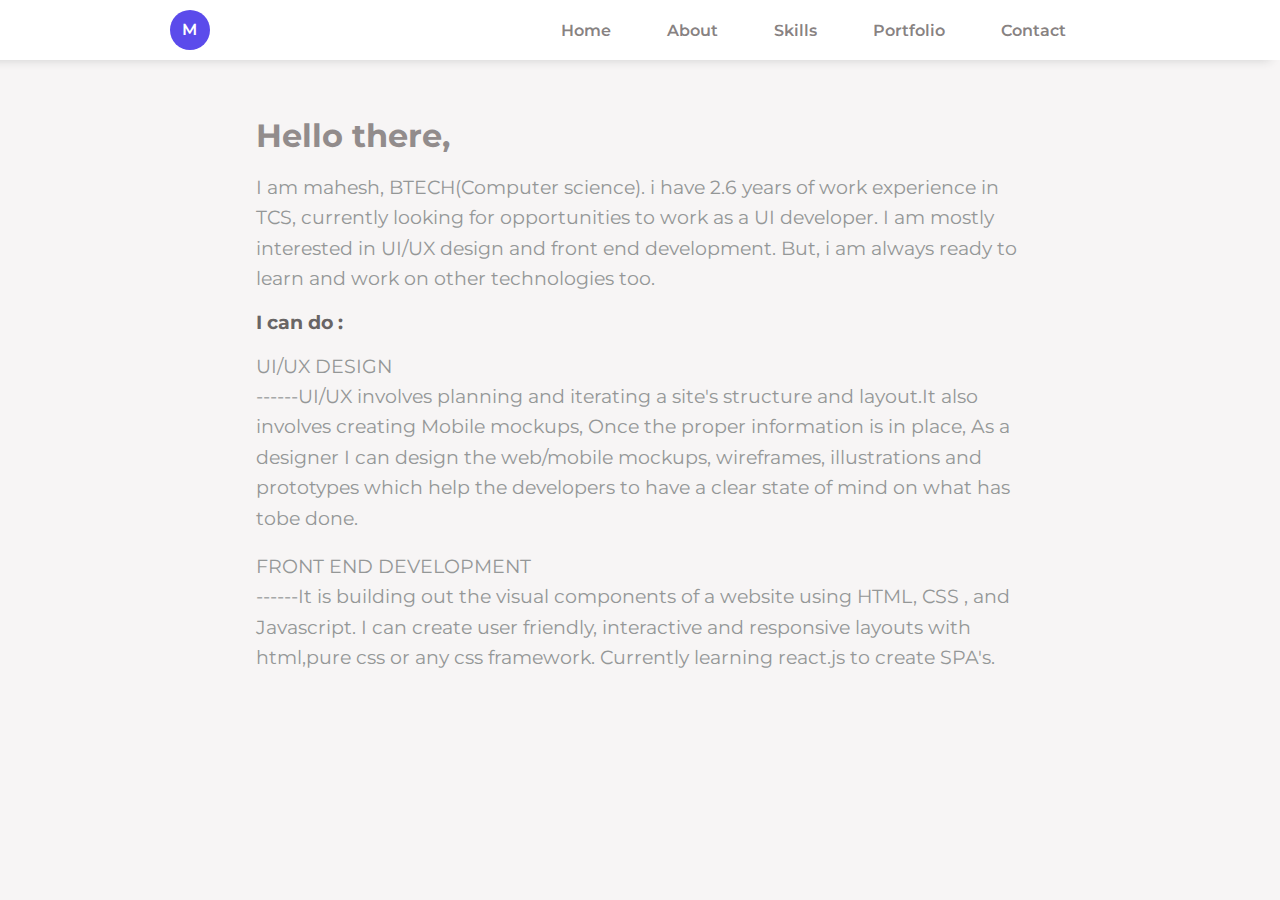
<file: about.html>
<!DOCTYPE html>
<html lang="en">
  <head>
    <meta charset="UTF-8" />
    <meta name="viewport" content="width=device-width, initial-scale=1.0" />
    <meta http-equiv="X-UA-Compatible" content="ie=edge" />
    <title>about</title>


     <link rel="shortcut icon" href="favicon.ico" />
    <meta name="theme-color" content="#000000" />
    <meta
      name="description"
      content="my portfolio portal created using react.js"
    />
    <link rel="apple-touch-icon" href="logo192.png" />
    <meta name="author" content="mahi" />

    <link rel="manifest" href="manifest.json" />
    <link
      rel="stylesheet"
      href="https://fonts.googleapis.com/css?family=Montserrat:300,400,500,700&display=swap"
    />
    <link
      rel="stylesheet"
      href="https://fonts.googleapis.com/icon?family=Material+Icons"
    />

    <link rel="stylesheet" href="global.css" />

    <link rel="stylesheet" href="nav.css" />
    <link rel="stylesheet" href="footer.css" />
    <link rel="stylesheet" href="about.css" />
  </head>
  <body>
   <nav>
      <ul>
        <li class="logo">M</li>
        <div class="nav-items">
          <li><a href="index.html">Home</a></li>
          <li><a href="about.html"> About</a></li>
          <li><a href="skills.html"> Skills</a></li>
          <li><a href="portfolio.html"> Portfolio</a></li>
          <li><a href="contact.html"> Contact</a></li>
        </div>
      </ul>
    </nav>

    <div class="about_page scale-up">
      <h1>Hello there,</h1>
      <p>I am mahesh, BTECH(Computer science). i have 2.6 years of work experience in TCS, currently looking for opportunities to work as a
        UI developer. I am mostly interested in UI/UX design and front end development. But, i am always ready to learn and work on
        other technologies too. </p>
      <h3>I can do :</h3>
      <p>
        UI/UX DESIGN <br />
        ------UI/UX involves planning and iterating a site's structure and layout.It also involves creating Mobile mockups,
        Once the proper information is in place, As a designer I can design the web/mobile mockups, wireframes,
        illustrations and prototypes which help the developers to have a clear state of mind on what has tobe done.
    
      </p>
      <p>
        FRONT END DEVELOPMENT <br />
        ------It is building out the visual components of a
        website using HTML, CSS , and Javascript. I can create user friendly, interactive and responsive layouts with html,pure
        css or any css framework. Currently learning react.js to create SPA's.
      </p>
     
    </div>

    <footer>
      <div class="foot_nav">
         <a href="index.html" tabIndex="0">
           <div class="foot_nav_item">
         
            <i class="material-icons">museum</i>
        
          <span>Home</span>
        </div>  </a>
        
         <a href="about.html" tabIndex="0">
        <div class="foot_nav_item">
         
            <i class="material-icons">perm_identity</i>
          
          <span>about</span>
        </div>
           </a>
        <a href="skills.html" tabIndex="0">
        <div class="foot_nav_item">
          
            <i class="material-icons">keyboard</i>
          
          <span>skills</span>
        </div>
          </a>
        
         <a href="portfolio.html" tabIndex="0">
        <div class="foot_nav_item">
         
            <i class="material-icons">apps</i>
         
          <span>portfolio</span>
        </div>
         </a>
      </div>
    </footer>
  </body>
</html>
</file>
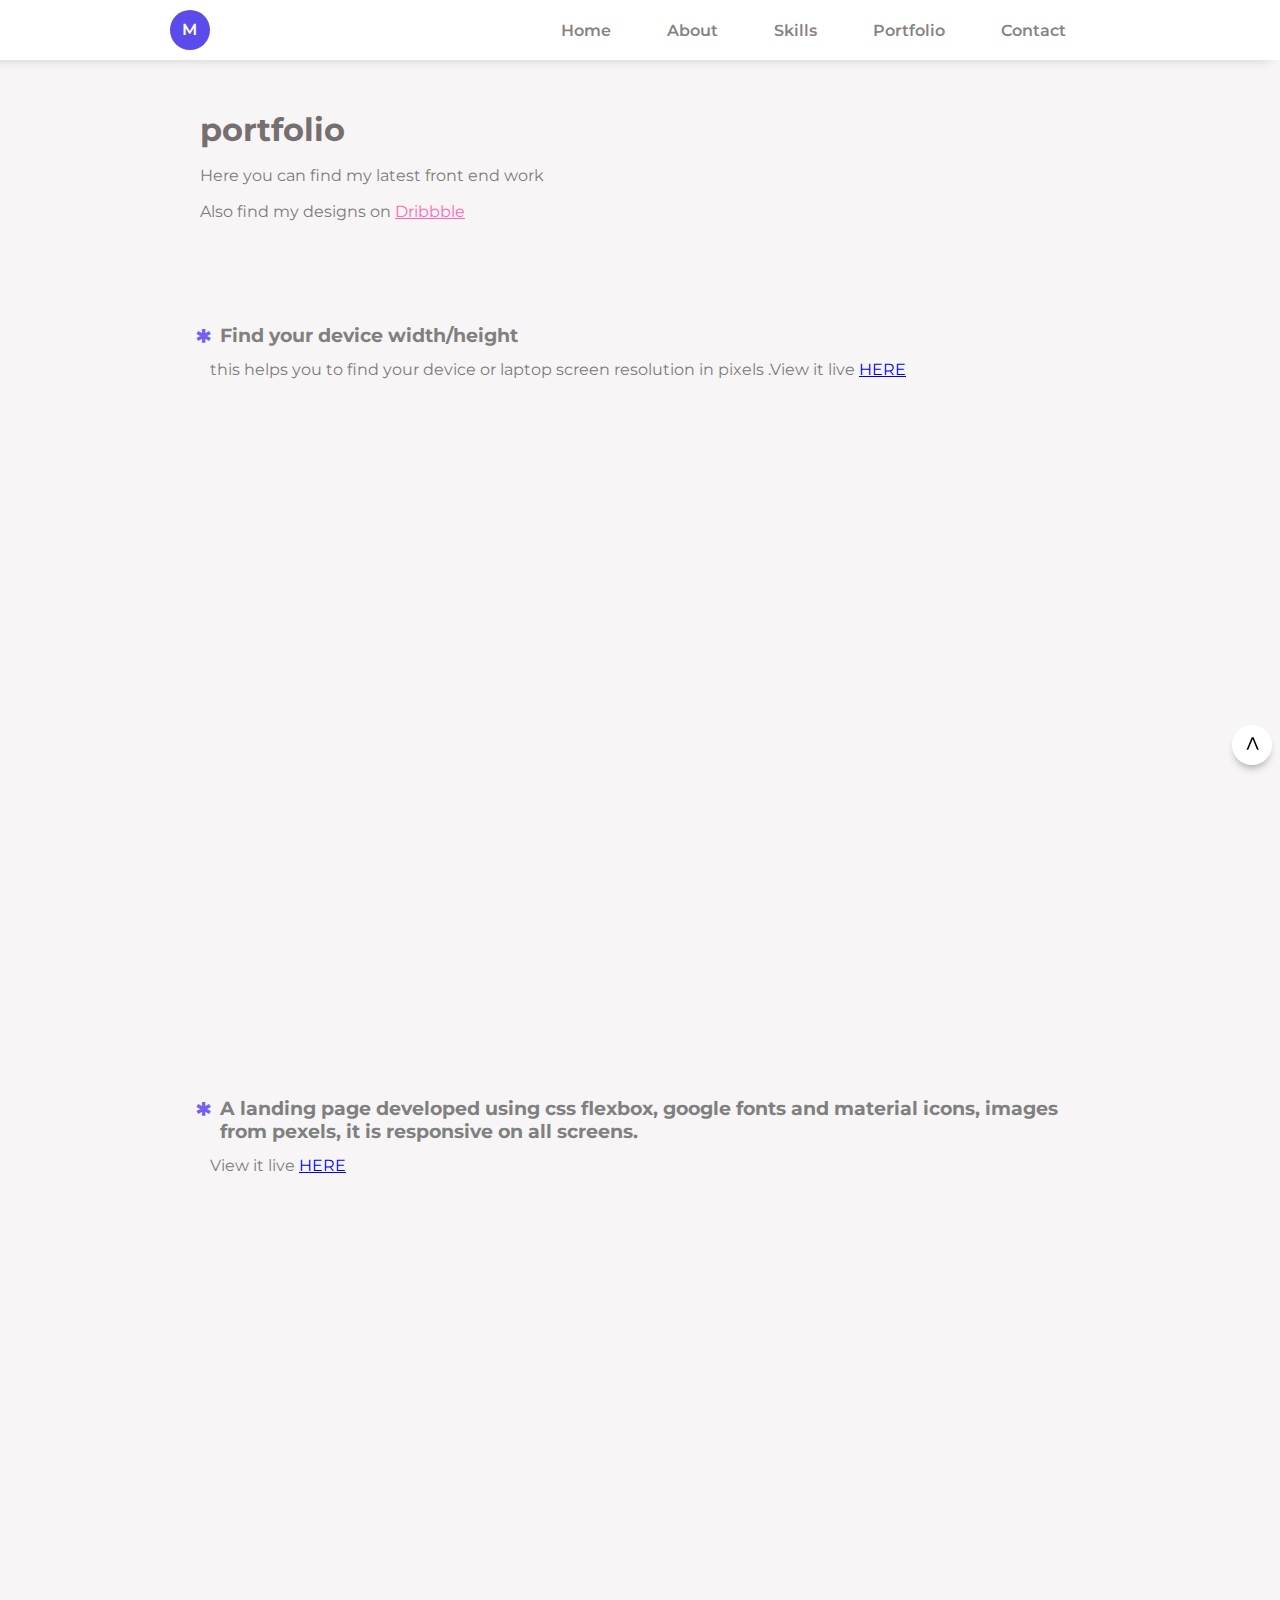
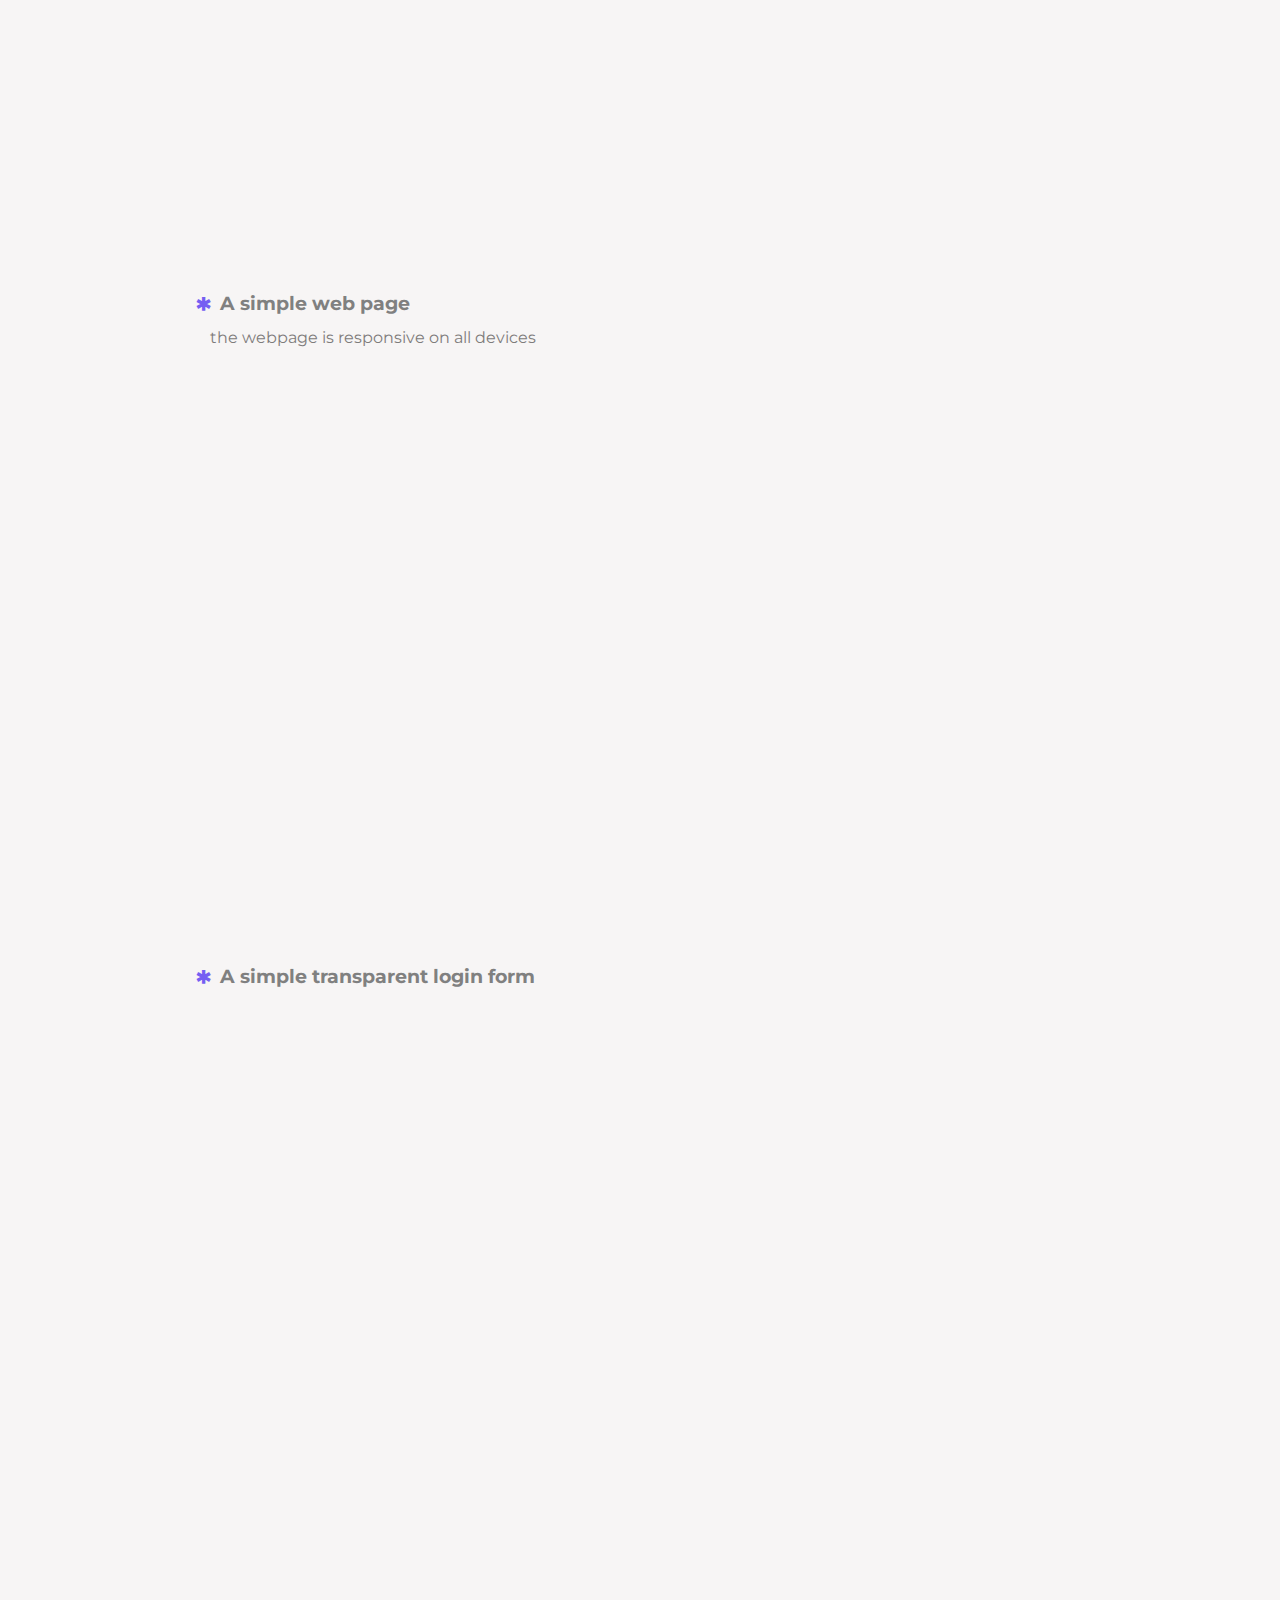
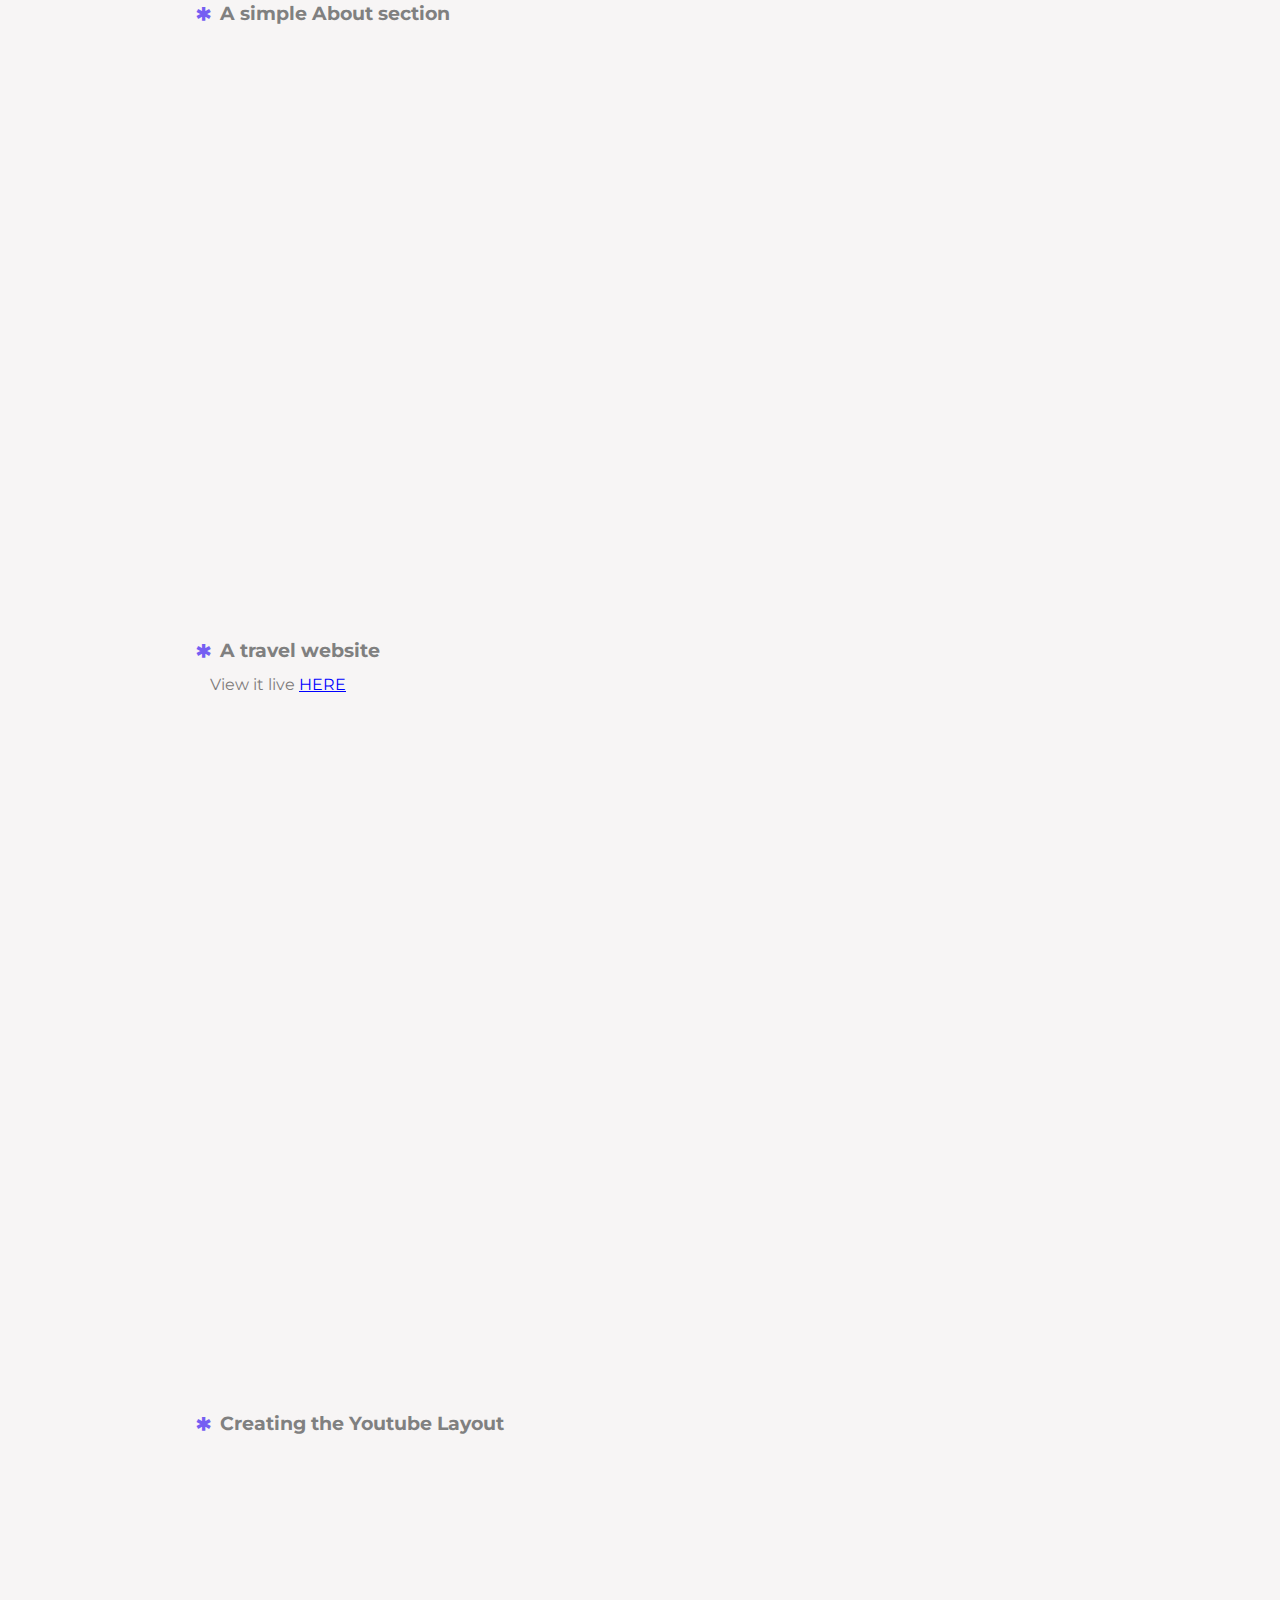
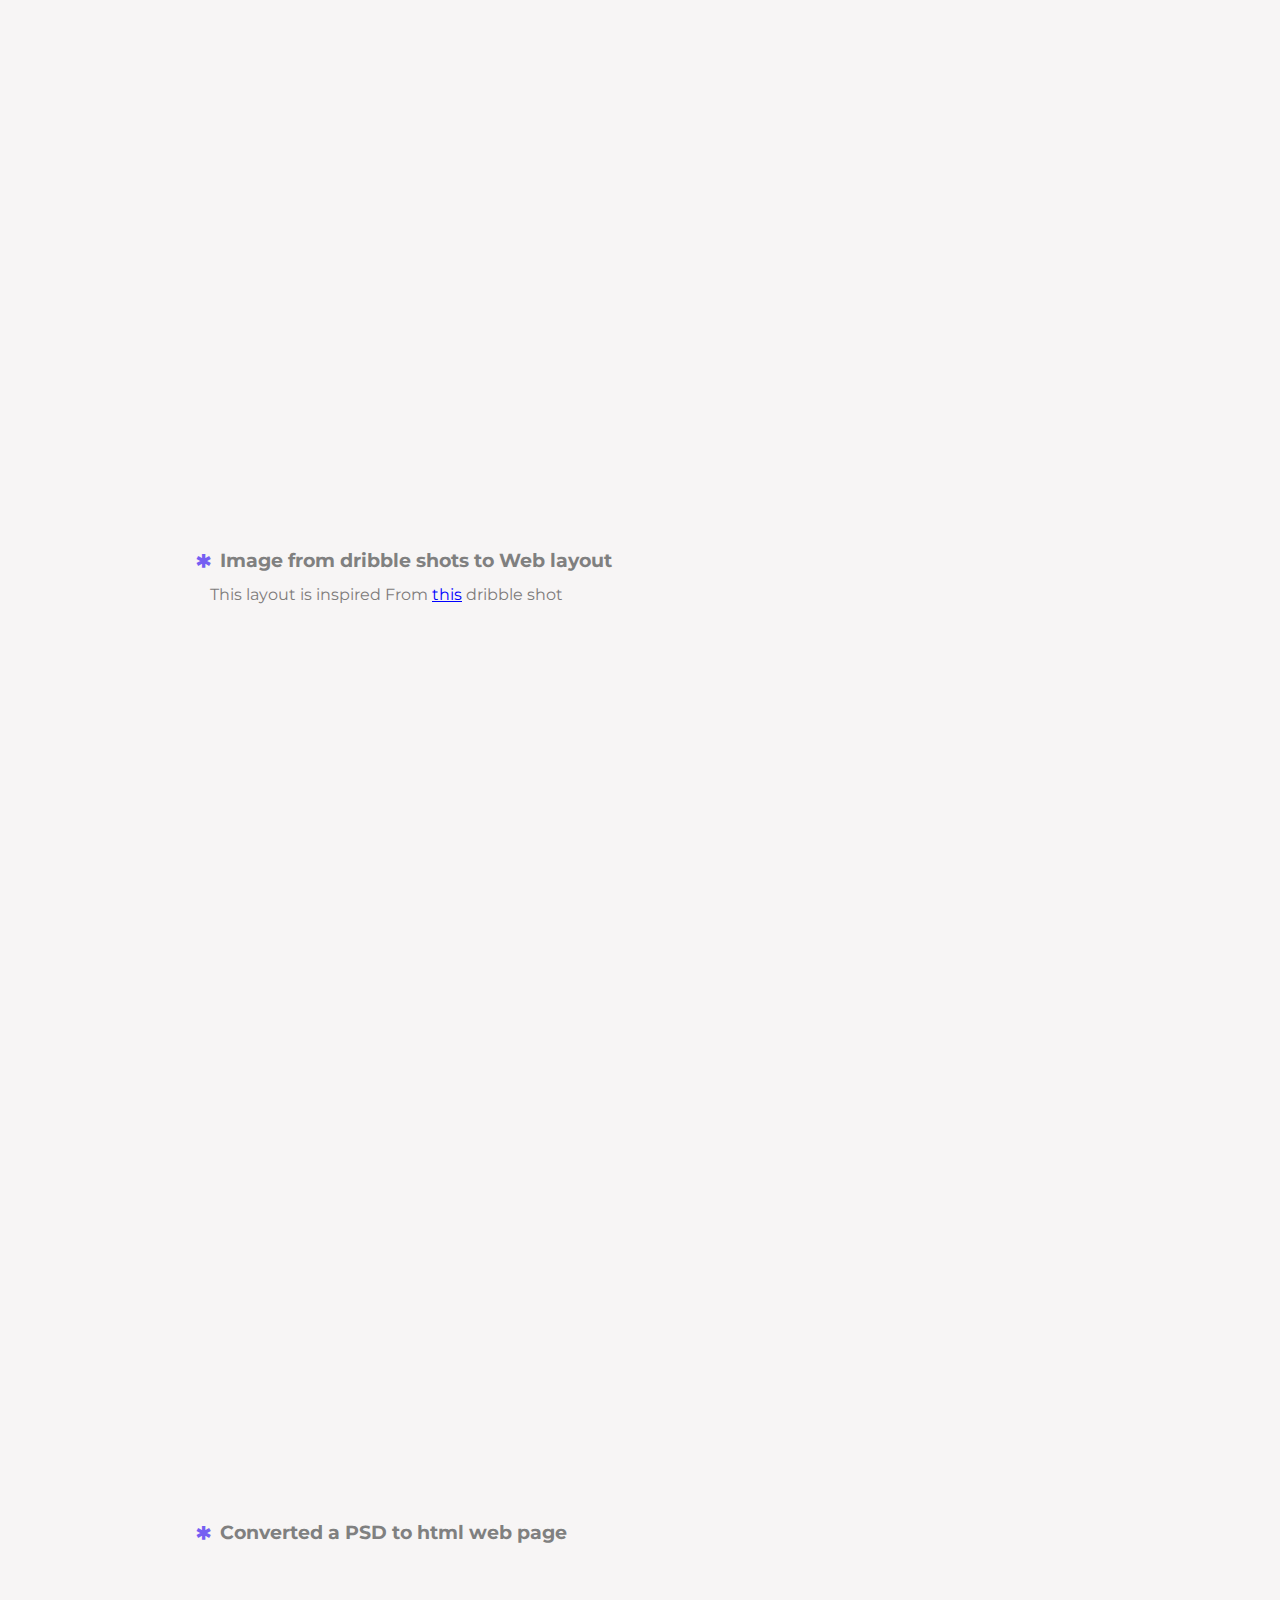
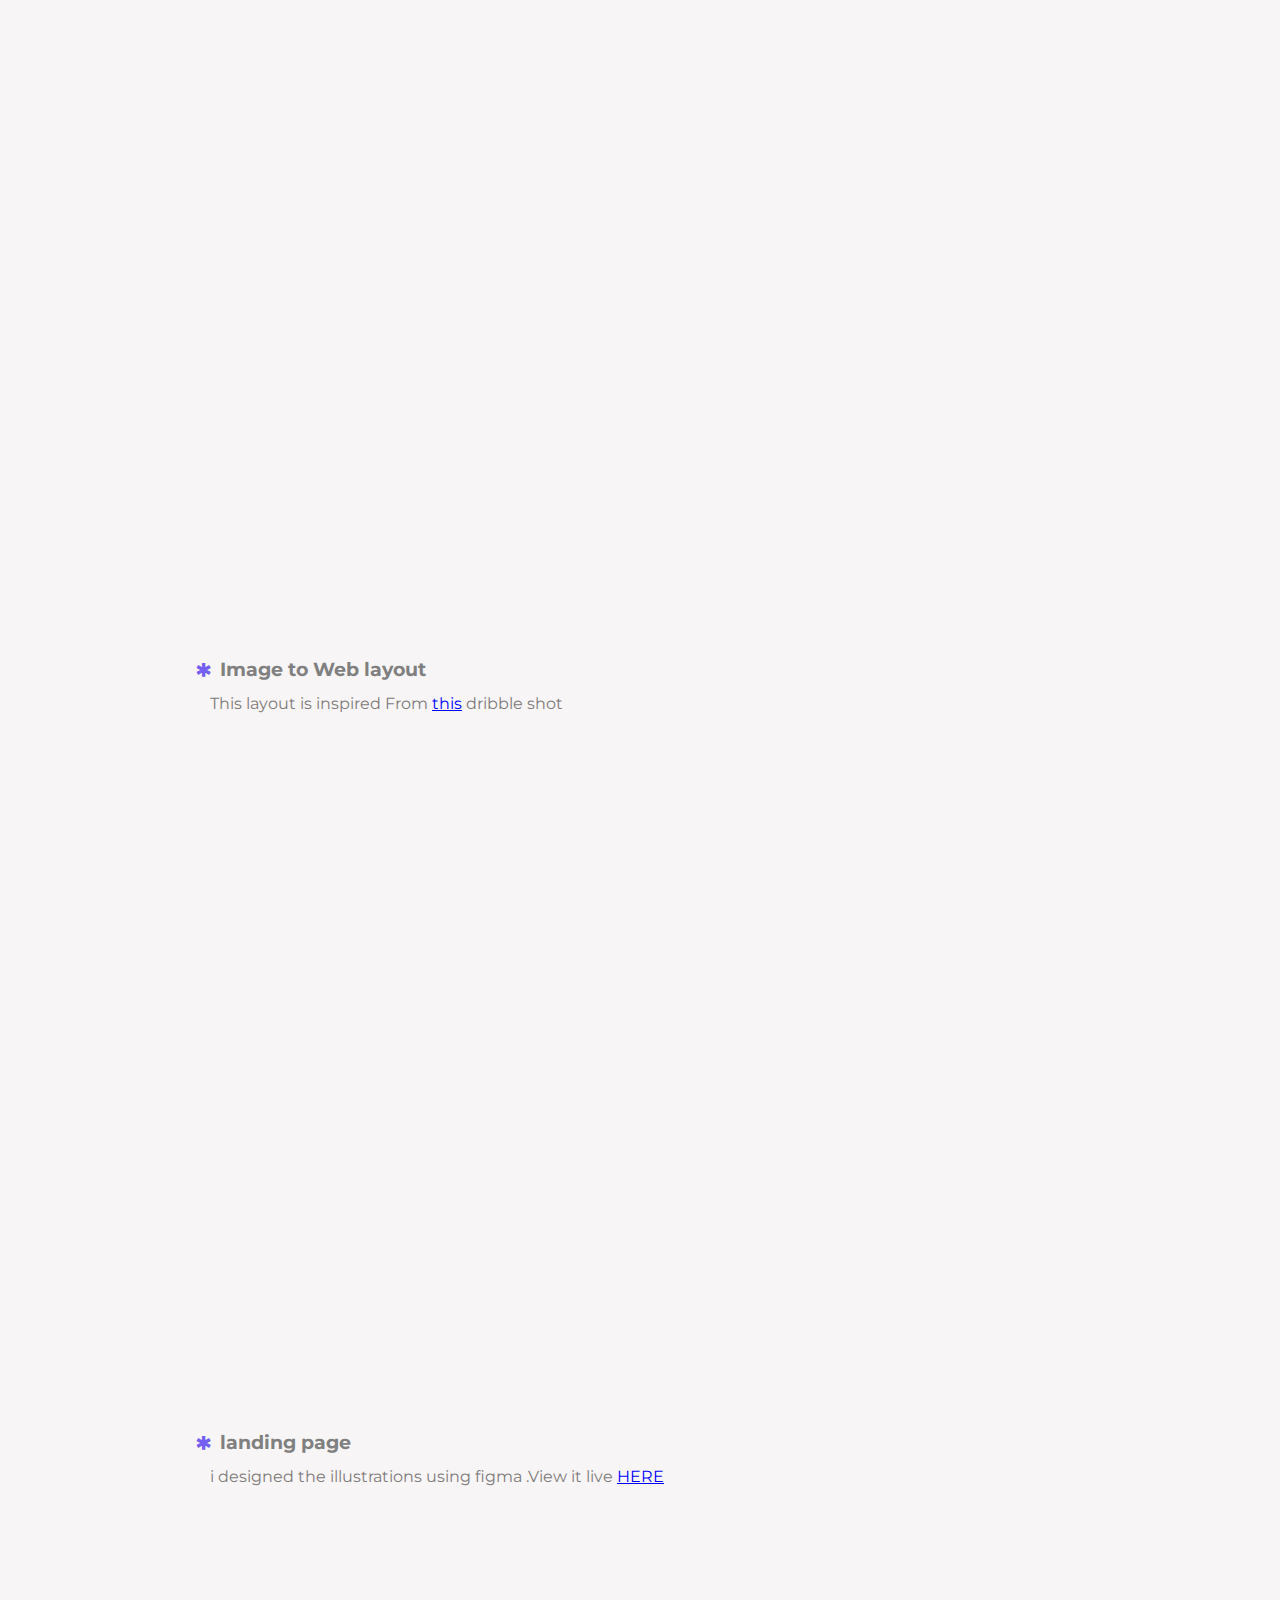
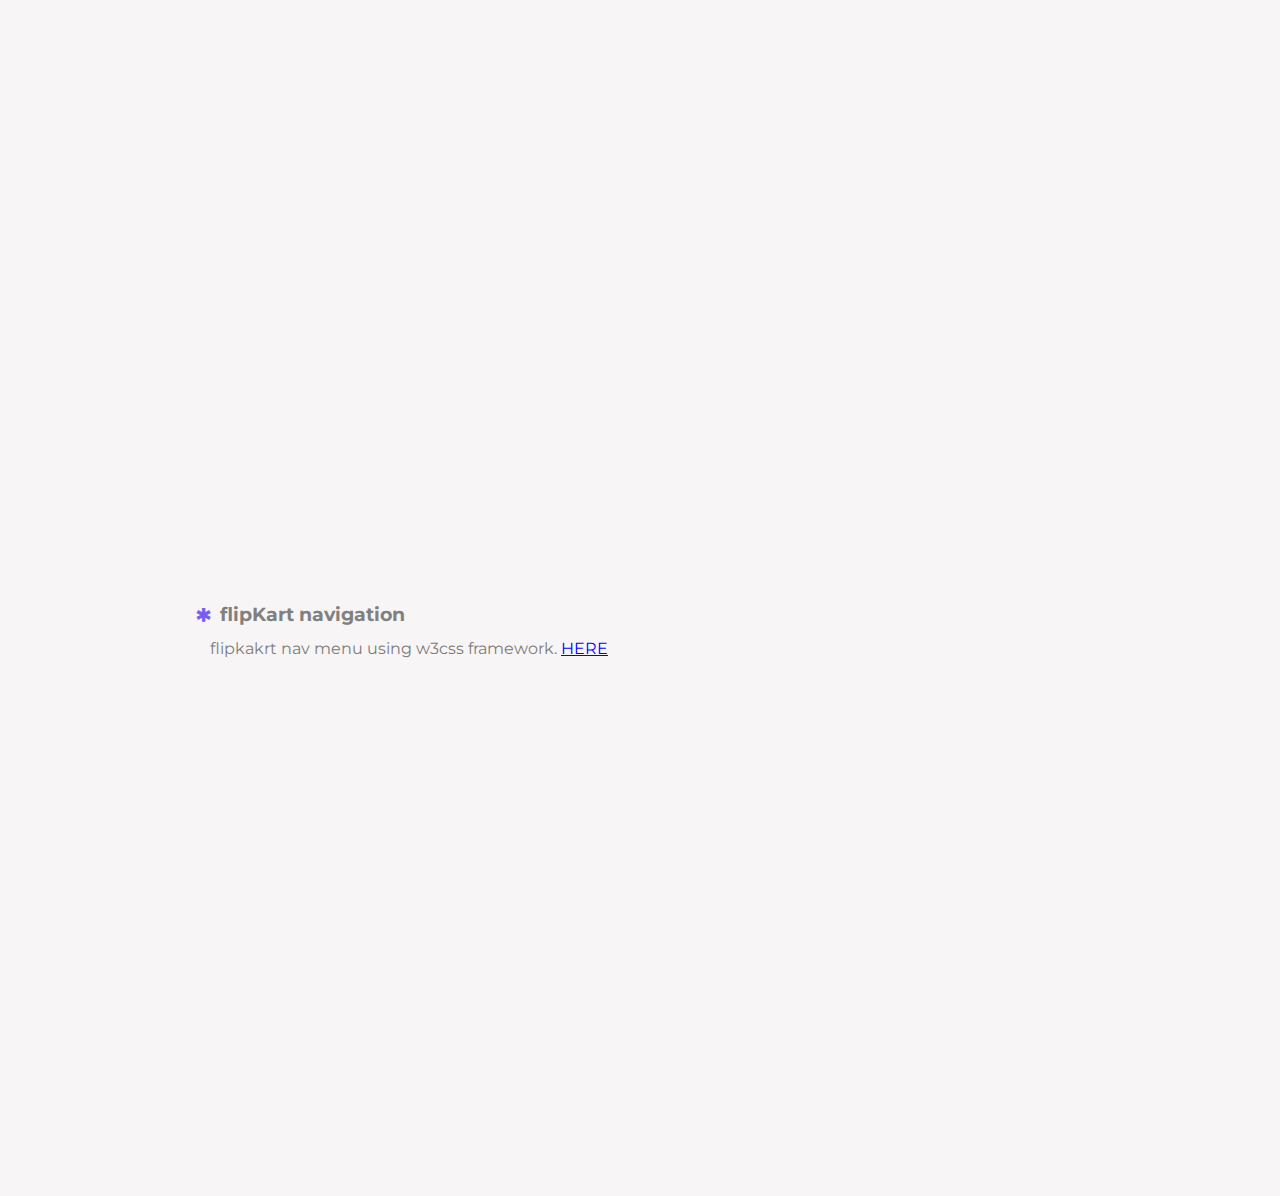
<file: portfolio.html>
<!DOCTYPE html>
<html lang="en">
  <head>
    <meta charset="UTF-8" />
    <meta name="viewport" content="width=device-width, initial-scale=1.0" />
    <meta http-equiv="X-UA-Compatible" content="ie=edge" />
    <title>portfolio</title>

     <link rel="shortcut icon" href="favicon.ico" />
    <meta name="theme-color" content="#000000" />
    <meta
      name="description"
      content="my portfolio portal created using react.js"
    />
    <link rel="apple-touch-icon" href="logo192.png" />
    <meta name="author" content="mahi" />

    <link rel="manifest" href="manifest.json" />


    <link
      rel="stylesheet"
      href="https://fonts.googleapis.com/css?family=Montserrat:300,400,500,700&display=swap"
    />
    <link
      rel="stylesheet"
      href="https://fonts.googleapis.com/icon?family=Material+Icons"
    />

    <link rel="stylesheet" href="global.css" />

    <link rel="stylesheet" href="nav.css" />
    <link rel="stylesheet" href="footer.css" />
    <link rel="stylesheet" href="portfolio.css" />
    
    <style>
      html {
     scroll-behavior: smooth;
}
    </style>
  </head>
  <body>
   <nav>
      <ul>
        <li class="logo">M</li>
        <div class="nav-items">
          <li><a href="index.html">Home</a></li>
          <li><a href="about.html"> About</a></li>
          <li><a href="skills.html"> Skills</a></li>
          <li><a href="portfolio.html"> Portfolio</a></li>
          <li><a href="contact.html"> Contact</a></li>
        </div>
      </ul>
    </nav>

    <div class="portfolio_page scale-in" id="top">
      <h1>portfolio</h1>
      <p>Here you can find my latest front end work </p>
      <p>Also find my designs on 
        <a href="https://dribbble.com/maheshoz" target="_blank" title="my work on dribbble" class="dribbble">Dribbble</a>
      </p>
      <div class="work">
    

        

        <div class="work_in">
                <h3>Find your device width/height</h3>
                <p>this helps you to find your device or laptop screen resolution in pixels .View it live 
                        <a class="shot_link" href="https://maheshoz.github.io/demos/pixels/" target="_blank">HERE</a></p>
                    <iframe height="600" style="width: 100%;" scrolling="no" title="screen size calculator" src="https://maheshoz.github.io/demos/pixels/" frameborder="no" allowtransparency="true" allowfullscreen="true">
                      </iframe>
        </div>
        
        <div class="work_in">
                <h3>A landing page developed using css flexbox, google fonts and material icons, images from pexels,  it is responsive on all screens. </h3>
                <p> View it live
                        <a class="shot_link" href="https://maheshoz.github.io/ui-landing-page/" target="_blank">HERE</a></p>
                    <iframe height="600" style="width: 100%;" scrolling="yes" title="landing page" src="https://maheshoz.github.io/ui-landing-page/" frameborder="no" allowtransparency="true" allowfullscreen="true">
                      </iframe>
        </div>
        
        <div class="work_in">
                <h3>A simple web page</h3>
                <p>the webpage is responsive on all devices</p>
                <iframe height="500" style="width: 100%;" scrolling="no" title="web page" src="//codepen.io/maheshoz/embed/ExYKBXj/?height=265&theme-id=light&default-tab=result" frameborder="no" allowtransparency="true" allowfullscreen="true">
                    See the Pen <a href='https://codepen.io/maheshoz/pen/ExYKBXj/'>web page</a> by mahesh
                    (<a href='https://codepen.io/maheshoz'>@maheshoz</a>) on <a href='https://codepen.io'>CodePen</a>.
                  </iframe>
        </div>


        <div class="work_in">
                <h3>A simple transparent login form</h3>
               
                <iframe height="500" style="width: 100%;" scrolling="no" title="transparent log in" src="//codepen.io/maheshoz/embed/GbNOQy/?height=265&theme-id=light&default-tab=result" frameborder="no" allowtransparency="true" allowfullscreen="true">
                    See the Pen <a href='https://codepen.io/maheshoz/pen/GbNOQy/'>transparent log in</a> by mahesh
                    (<a href='https://codepen.io/maheshoz'>@maheshoz</a>) on <a href='https://codepen.io'>CodePen</a>.
                  </iframe>
        </div>
        <div class="work_in">
                <h3>A simple About section</h3>
    
                <iframe height="500" style="width: 100%;" scrolling="no" title="simple design " src="//codepen.io/maheshoz/embed/qywXpB/?height=265&theme-id=light&default-tab=result" frameborder="no" allowtransparency="true" allowfullscreen="true">
                    See the Pen <a href='https://codepen.io/maheshoz/pen/qywXpB/'>simple design </a> by mahesh
                    (<a href='https://codepen.io/maheshoz'>@maheshoz</a>) on <a href='https://codepen.io'>CodePen</a>.
                  </iframe>
        </div>

        <div class="work_in">
                <h3>A travel website </h3>
                <p> View it live
                        <a class="shot_link" href="https://maheshoz.github.io/demos/rubi2/index.html" target="_blank">HERE</a></p>
                    <iframe height="600" style="width: 100%;" scrolling="yes" title="youtube-layout" src="https://maheshoz.github.io/demos/rubi2/index.html" frameborder="no" allowtransparency="true" allowfullscreen="true">
                      </iframe>
        </div>

       
       

        <div class="work_in">
                <h3>Creating the Youtube Layout</h3>

                    <iframe height="600" style="width: 100%;" scrolling="no" title="youtube-layout" src="//codepen.io/maheshoz/embed/ERrBzo/?height=265&theme-id=light&default-tab=result" frameborder="no" allowtransparency="true" allowfullscreen="true">
                        See the Pen <a href='https://codepen.io/maheshoz/pen/ERrBzo/'>youtube-layout</a> by mahesh
                        (<a href='https://codepen.io/maheshoz'>@maheshoz</a>) on <a href='https://codepen.io'>CodePen</a>.
                      </iframe>
        </div>

       



       

        <div class="work_in">
                <h3>Image from dribble shots to Web layout</h3>
                <p>This layout is inspired From 
                    <a class="shot_link" href="https://res.cloudinary.com/fazurrehman/image/upload/v1485782378/design%2Bcode/WEBSITE.jpg" target="_blank">this</a> dribble shot</p>


                    <iframe height="800" style="width: 100%;" scrolling="no" title="dribble-design-4" src="//codepen.io/maheshoz/embed/MXqvEg/?height=265&theme-id=light&default-tab=result" frameborder="no" allowtransparency="true" allowfullscreen="true">
                        See the Pen <a href='https://codepen.io/maheshoz/pen/MXqvEg/'>dribble-design-4</a> by mahesh
                        (<a href='https://codepen.io/maheshoz'>@maheshoz</a>) on <a href='https://codepen.io'>CodePen</a>.
                      </iframe>
        </div>


        <div class="work_in">
          <h3>Converted a PSD to html web page</h3>
        
          <iframe height="600" style="width: 100%;" scrolling="no" title="web layout"
            src="https://codepen.io/maheshoz/embed/zYOJpKp?height=265&theme-id=0&default-tab=result" frameborder="no"
            allowtransparency="true" allowfullscreen="true">
            See the Pen <a href='https://codepen.io/maheshoz/pen/zYOJpKp'>web layout</a> by mahesh
            (<a href='https://codepen.io/maheshoz'>@maheshoz</a>) on <a href='https://codepen.io'>CodePen</a>.
          </iframe>
        </div>

        <div class="work_in">
                <h3>Image to Web layout</h3>
                <p>This layout is inspired From 
                    <a class="shot_link" href="https://dribbble.com/shots/2945215-Work-process" target="_blank">this</a> dribble shot</p>


                    <iframe height="600" style="width: 100%;" scrolling="no" title="dribble-design-1" src="//codepen.io/maheshoz/embed/jxjLRQ/?height=265&theme-id=light&default-tab=result" frameborder="no" allowtransparency="true" allowfullscreen="true">
                        See the Pen <a href='https://codepen.io/maheshoz/pen/jxjLRQ/'>dribble-design-1</a> by mahesh
                        (<a href='https://codepen.io/maheshoz'>@maheshoz</a>) on <a href='https://codepen.io'>CodePen</a>.
                      </iframe>
        </div>

        <div class="work_in">
                <h3>landing page</h3>
                <p>i designed the illustrations using figma .View it live 
                        <a class="shot_link" href="https://maheshoz.github.io/demos/infinite/" target="_blank">HERE</a></p>
                    <iframe height="600" style="width: 100%;" scrolling="no" title="youtube-layout" src="https://maheshoz.github.io/demos/infinite/" frameborder="no" allowtransparency="true" allowfullscreen="true">
                      </iframe>
        </div>

        <div class="work_in">
                <h3>flipKart navigation </h3>
                <p>flipkakrt nav menu using w3css framework. 
                        <a class="shot_link" href="https://maheshoz.github.io/demos/flipkart2.html" target="_blank">HERE</a></p>
                    <iframe height="300" style="width: 100%;" scrolling="yes" title="youtube-layout" src="https://maheshoz.github.io/demos/flipkart2.html" frameborder="no" allowtransparency="true" allowfullscreen="true">
                      </iframe>
        </div>

<!--         <div class="work_in">
          <h3>Image to Web layout</h3>
          <p>This layout is inspired From
            <a class="shot_link" href="https://dribbble.com/shots/4866441-Customer-Leasing-Dashboard/" target="_blank">this</a>
            dribble shot</p>
        
        
          <iframe height="500" style="width: 100%;" scrolling="no" title="dribble design 8"
            src="//codepen.io/maheshoz/embed/BPZwVY/?height=265&theme-id=light&default-tab=result" frameborder="no"
            allowtransparency="true" allowfullscreen="true">
            See the Pen <a href='https://codepen.io/maheshoz/pen/BPZwVY/'>dribble design 8</a> by mahesh
            (<a href='https://codepen.io/maheshoz'>@maheshoz</a>) on <a href='https://codepen.io'>CodePen</a>.
          </iframe>
        </div> -->

        

        
      </div>
    </div>

    <div class="top" ><a href="#top"> ^ </a></div>

   <footer>
      <div class="foot_nav">
         <a href="index.html" tabIndex="0">
           <div class="foot_nav_item">
         
            <i class="material-icons">museum</i>
        
          <span>Home</span>
        </div>  </a>
        
         <a href="about.html" tabIndex="0">
        <div class="foot_nav_item">
         
            <i class="material-icons">perm_identity</i>
          
          <span>about</span>
        </div>
           </a>
        <a href="skills.html" tabIndex="0">
        <div class="foot_nav_item">
          
            <i class="material-icons">keyboard</i>
          
          <span>skills</span>
        </div>
          </a>
        
         <a href="portfolio.html" tabIndex="0">
        <div class="foot_nav_item">
         
            <i class="material-icons">apps</i>
         
          <span>portfolio</span>
        </div>
         </a>
      </div>
    </footer>

  </body>
</html>
</file>
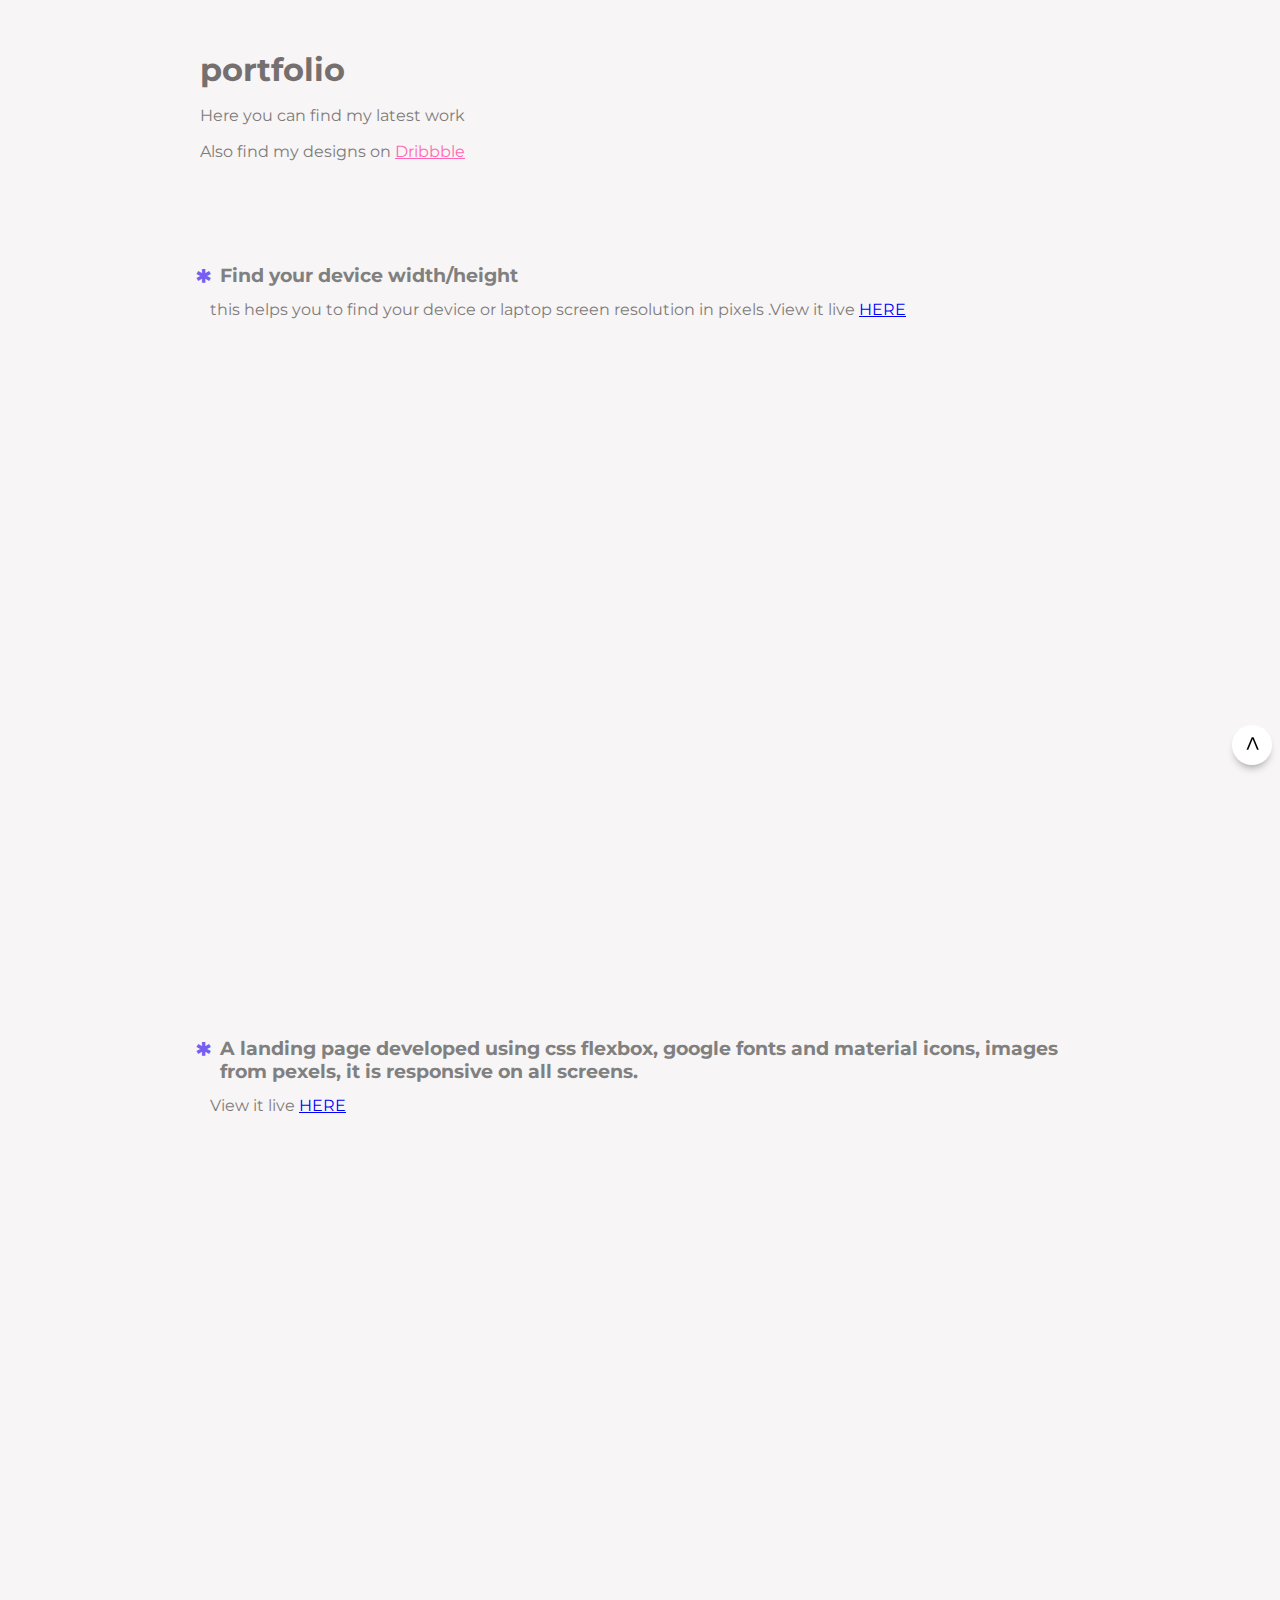
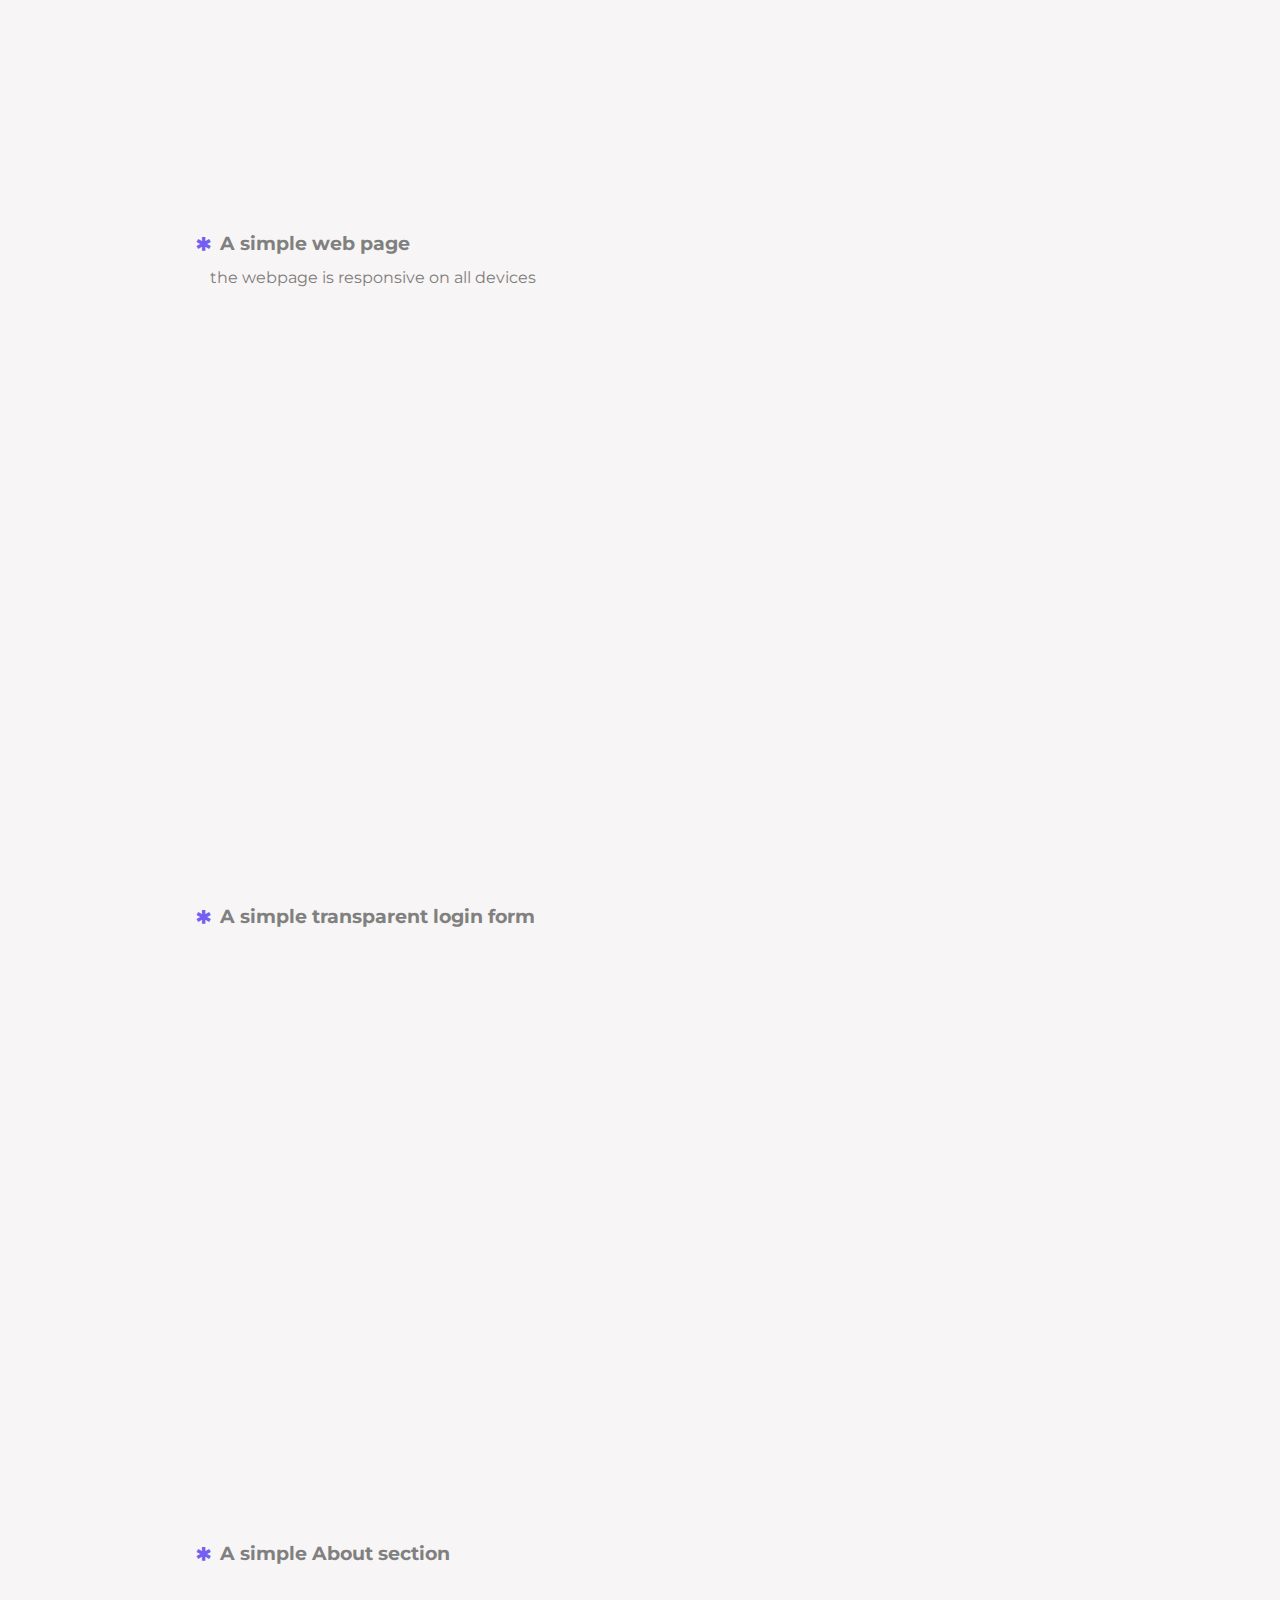
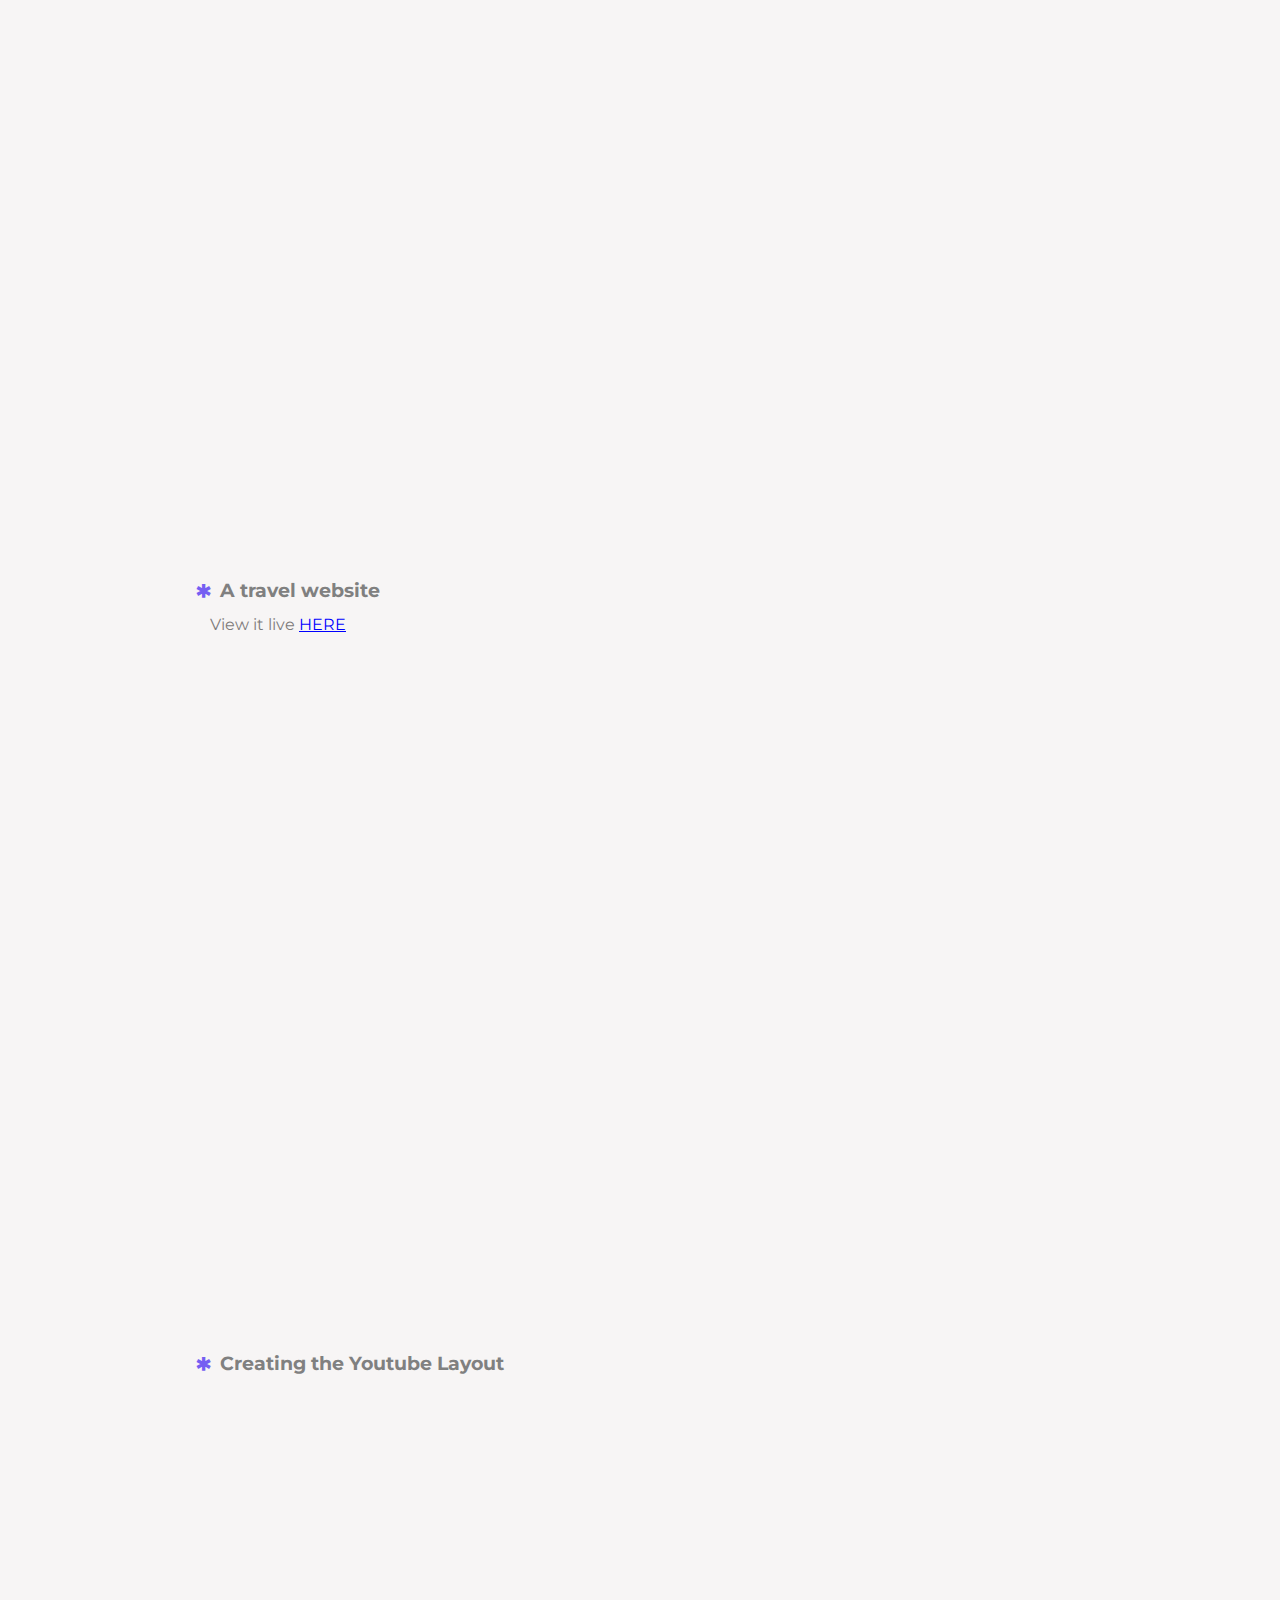
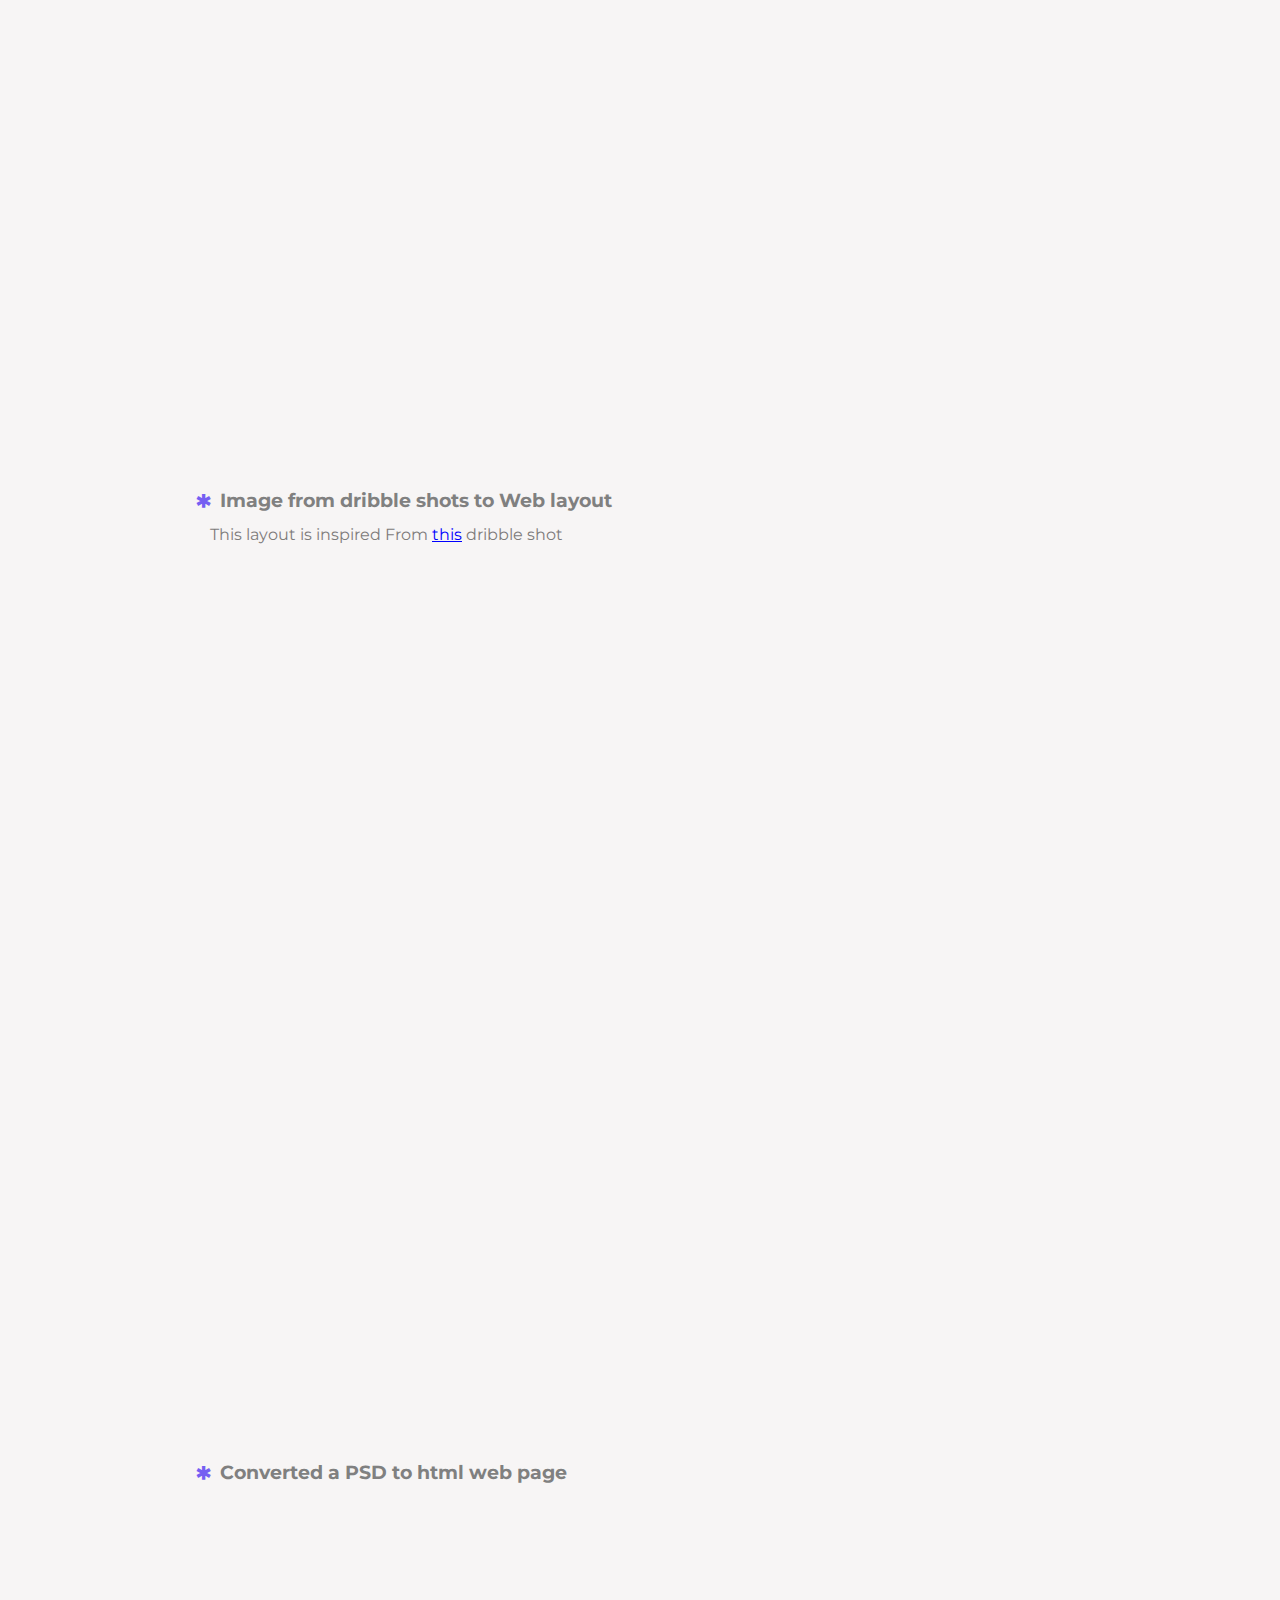
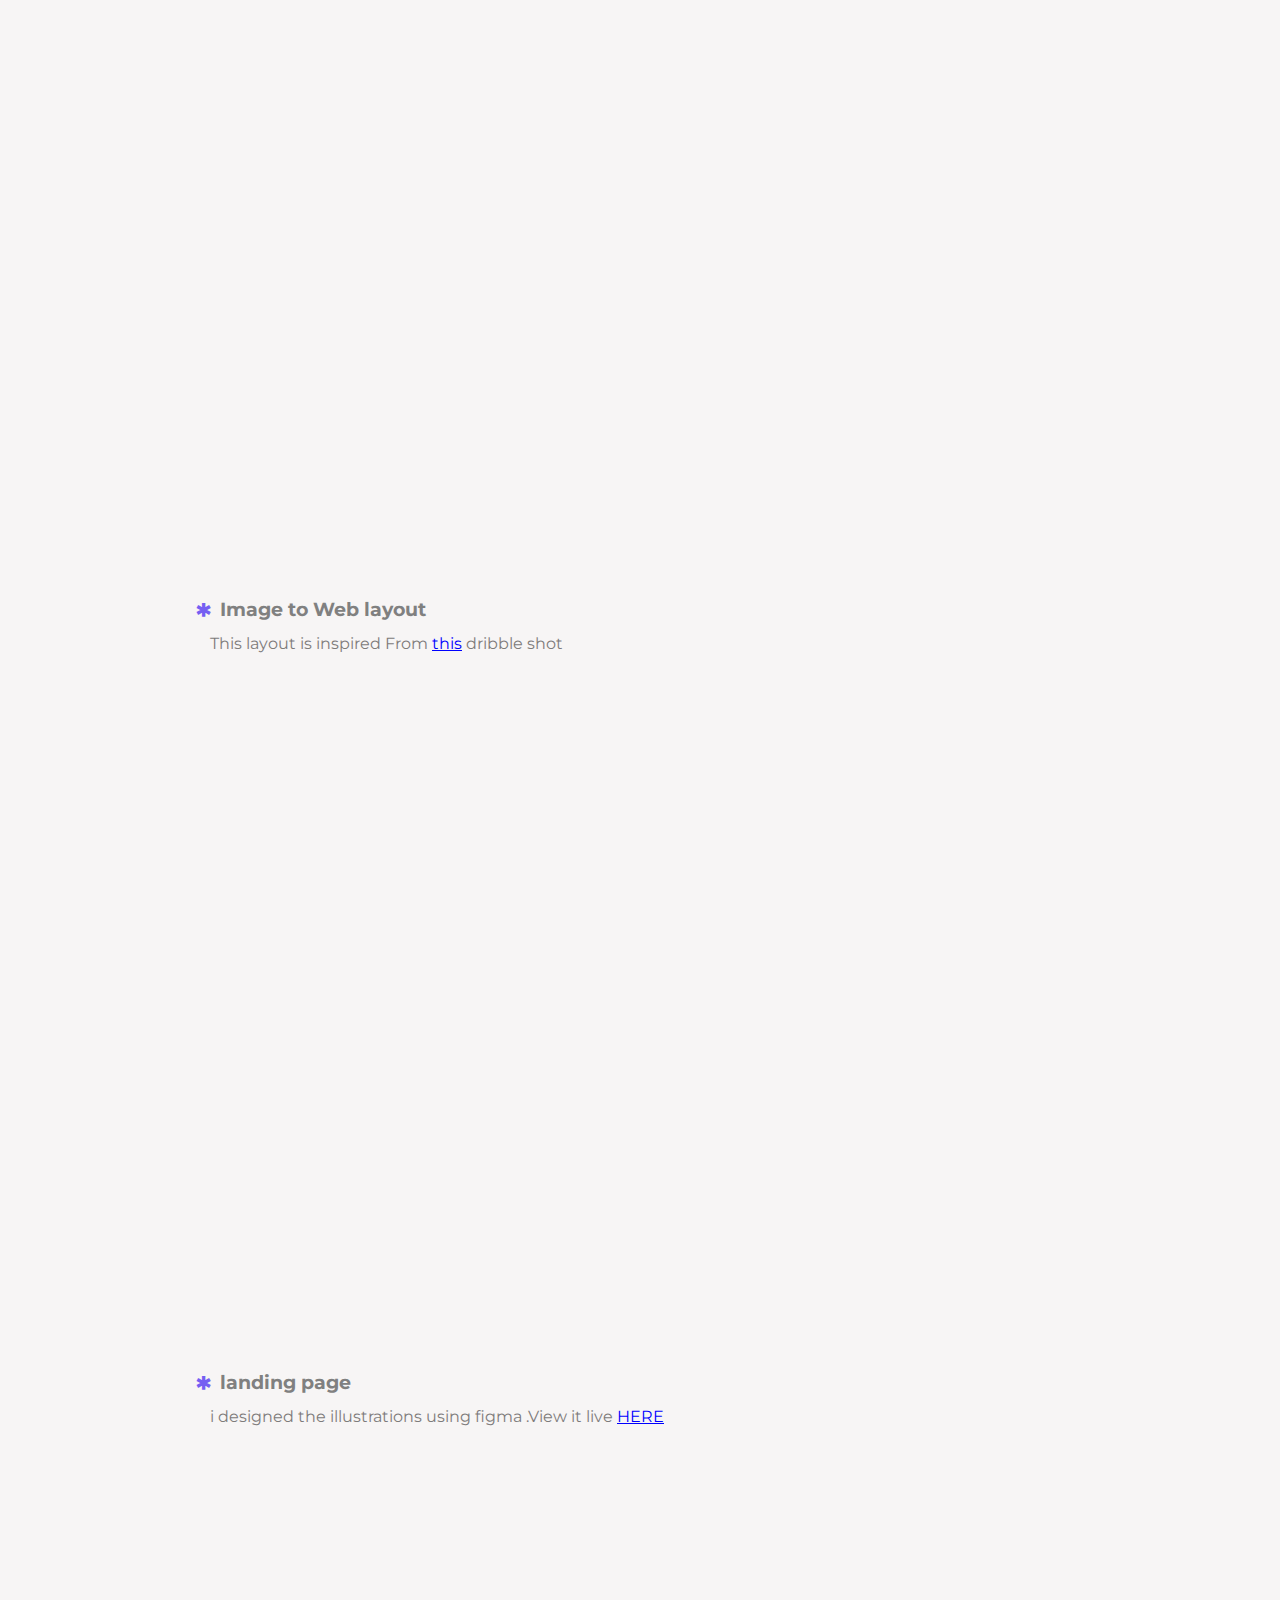
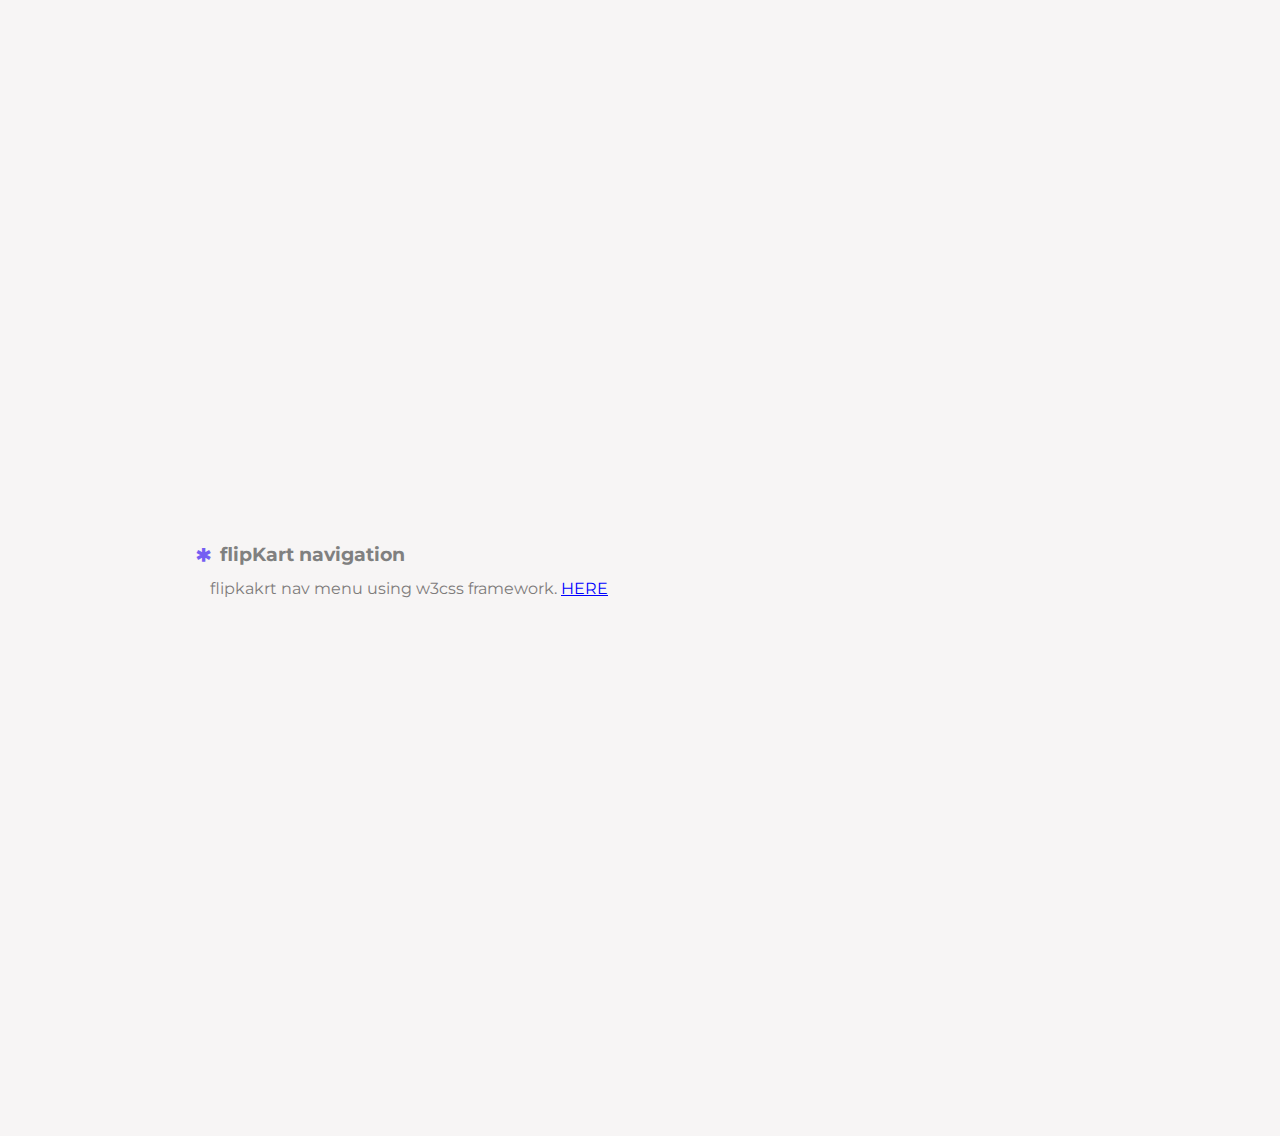
<file: portfolio_react.html>
<!DOCTYPE html>
<html lang="en">
  <head>
    <meta charset="UTF-8" />
    <meta name="viewport" content="width=device-width, initial-scale=1.0" />
    <meta http-equiv="X-UA-Compatible" content="ie=edge" />
    <title>portfolio</title>

     <link rel="shortcut icon" href="favicon.ico" />
    <meta name="theme-color" content="#000000" />
    <meta
      name="description"
      content="my portfolio portal created using react.js"
    />
    <link rel="apple-touch-icon" href="logo192.png" />
    <meta name="author" content="mahi" />

    <link rel="manifest" href="manifest.json" />


    <link
      rel="stylesheet"
      href="https://fonts.googleapis.com/css?family=Montserrat:300,400,500,700&display=swap"
    />
    <link
      rel="stylesheet"
      href="https://fonts.googleapis.com/icon?family=Material+Icons"
    />

    <link rel="stylesheet" href="global.css" />
    <link rel="stylesheet" href="portfolio.css" />
  </head>
  <body>
  <div class="portfolio_page scale-in" id="top">
    <h1>portfolio</h1>
    <p>Here you can find my latest work </p>
    <p>Also find my designs on 
        <a href="https://dribbble.com/maheshoz" target="_blank" title="my work on dribbble" class="dribbble">Dribbble</a>
      </p>
    <div class="work">
  
  
    
        <div class="work_in">
                <h3>Find your device width/height</h3>
                <p>this helps you to find your device or laptop screen resolution in pixels .View it live 
                        <a class="shot_link" href="https://maheshoz.github.io/demos/pixels/" target="_blank">HERE</a></p>
                    <iframe height="600" style="width: 100%;" scrolling="no" title="screen size calculator" src="https://maheshoz.github.io/demos/pixels/" frameborder="no" allowtransparency="true" allowfullscreen="true">
                      </iframe>
        </div>
        
        <div class="work_in">
                <h3>A landing page developed using css flexbox, google fonts and material icons, images from pexels,  it is responsive on all screens. </h3>
                <p> View it live
                        <a class="shot_link" href="https://maheshoz.github.io/ui-landing-page/" target="_blank">HERE</a></p>
                    <iframe height="600" style="width: 100%;" scrolling="yes" title="landing page" src="https://maheshoz.github.io/ui-landing-page/" frameborder="no" allowtransparency="true" allowfullscreen="true">
                      </iframe>
        </div>
        
        <div class="work_in">
                <h3>A simple web page</h3>
                <p>the webpage is responsive on all devices</p>
                <iframe height="500" style="width: 100%;" scrolling="no" title="web page" src="//codepen.io/maheshoz/embed/ExYKBXj/?height=265&theme-id=light&default-tab=result" frameborder="no" allowtransparency="true" allowfullscreen="true">
                    See the Pen <a href='https://codepen.io/maheshoz/pen/ExYKBXj/'>web page</a> by mahesh
                    (<a href='https://codepen.io/maheshoz'>@maheshoz</a>) on <a href='https://codepen.io'>CodePen</a>.
                  </iframe>
        </div>


        <div class="work_in">
                <h3>A simple transparent login form</h3>
               
                <iframe height="500" style="width: 100%;" scrolling="no" title="transparent log in" src="//codepen.io/maheshoz/embed/GbNOQy/?height=265&theme-id=light&default-tab=result" frameborder="no" allowtransparency="true" allowfullscreen="true">
                    See the Pen <a href='https://codepen.io/maheshoz/pen/GbNOQy/'>transparent log in</a> by mahesh
                    (<a href='https://codepen.io/maheshoz'>@maheshoz</a>) on <a href='https://codepen.io'>CodePen</a>.
                  </iframe>
        </div>
        <div class="work_in">
                <h3>A simple About section</h3>
    
                <iframe height="500" style="width: 100%;" scrolling="no" title="simple design " src="//codepen.io/maheshoz/embed/qywXpB/?height=265&theme-id=light&default-tab=result" frameborder="no" allowtransparency="true" allowfullscreen="true">
                    See the Pen <a href='https://codepen.io/maheshoz/pen/qywXpB/'>simple design </a> by mahesh
                    (<a href='https://codepen.io/maheshoz'>@maheshoz</a>) on <a href='https://codepen.io'>CodePen</a>.
                  </iframe>
        </div>

        <div class="work_in">
                <h3>A travel website </h3>
                <p> View it live
                        <a class="shot_link" href="https://maheshoz.github.io/demos/rubi2/index.html" target="_blank">HERE</a></p>
                    <iframe height="600" style="width: 100%;" scrolling="yes" title="youtube-layout" src="https://maheshoz.github.io/demos/rubi2/index.html" frameborder="no" allowtransparency="true" allowfullscreen="true">
                      </iframe>
        </div>

       
       

        <div class="work_in">
                <h3>Creating the Youtube Layout</h3>

                    <iframe height="600" style="width: 100%;" scrolling="no" title="youtube-layout" src="//codepen.io/maheshoz/embed/ERrBzo/?height=265&theme-id=light&default-tab=result" frameborder="no" allowtransparency="true" allowfullscreen="true">
                        See the Pen <a href='https://codepen.io/maheshoz/pen/ERrBzo/'>youtube-layout</a> by mahesh
                        (<a href='https://codepen.io/maheshoz'>@maheshoz</a>) on <a href='https://codepen.io'>CodePen</a>.
                      </iframe>
        </div>

       



       

        <div class="work_in">
                <h3>Image from dribble shots to Web layout</h3>
                <p>This layout is inspired From 
                    <a class="shot_link" href="https://res.cloudinary.com/fazurrehman/image/upload/v1485782378/design%2Bcode/WEBSITE.jpg" target="_blank">this</a> dribble shot</p>


                    <iframe height="800" style="width: 100%;" scrolling="no" title="dribble-design-4" src="//codepen.io/maheshoz/embed/MXqvEg/?height=265&theme-id=light&default-tab=result" frameborder="no" allowtransparency="true" allowfullscreen="true">
                        See the Pen <a href='https://codepen.io/maheshoz/pen/MXqvEg/'>dribble-design-4</a> by mahesh
                        (<a href='https://codepen.io/maheshoz'>@maheshoz</a>) on <a href='https://codepen.io'>CodePen</a>.
                      </iframe>
        </div>


        <div class="work_in">
          <h3>Converted a PSD to html web page</h3>
        
          <iframe height="600" style="width: 100%;" scrolling="no" title="web layout"
            src="https://codepen.io/maheshoz/embed/zYOJpKp?height=265&theme-id=0&default-tab=result" frameborder="no"
            allowtransparency="true" allowfullscreen="true">
            See the Pen <a href='https://codepen.io/maheshoz/pen/zYOJpKp'>web layout</a> by mahesh
            (<a href='https://codepen.io/maheshoz'>@maheshoz</a>) on <a href='https://codepen.io'>CodePen</a>.
          </iframe>
        </div>

        <div class="work_in">
                <h3>Image to Web layout</h3>
                <p>This layout is inspired From 
                    <a class="shot_link" href="https://dribbble.com/shots/2945215-Work-process" target="_blank">this</a> dribble shot</p>


                    <iframe height="600" style="width: 100%;" scrolling="no" title="dribble-design-1" src="//codepen.io/maheshoz/embed/jxjLRQ/?height=265&theme-id=light&default-tab=result" frameborder="no" allowtransparency="true" allowfullscreen="true">
                        See the Pen <a href='https://codepen.io/maheshoz/pen/jxjLRQ/'>dribble-design-1</a> by mahesh
                        (<a href='https://codepen.io/maheshoz'>@maheshoz</a>) on <a href='https://codepen.io'>CodePen</a>.
                      </iframe>
        </div>

        <div class="work_in">
                <h3>landing page</h3>
                <p>i designed the illustrations using figma .View it live 
                        <a class="shot_link" href="https://maheshoz.github.io/demos/infinite/" target="_blank">HERE</a></p>
                    <iframe height="600" style="width: 100%;" scrolling="no" title="youtube-layout" src="https://maheshoz.github.io/demos/infinite/" frameborder="no" allowtransparency="true" allowfullscreen="true">
                      </iframe>
        </div>

        <div class="work_in">
                <h3>flipKart navigation </h3>
                <p>flipkakrt nav menu using w3css framework. 
                        <a class="shot_link" href="https://maheshoz.github.io/demos/flipkart2.html" target="_blank">HERE</a></p>
                    <iframe height="300" style="width: 100%;" scrolling="yes" title="youtube-layout" src="https://maheshoz.github.io/demos/flipkart2.html" frameborder="no" allowtransparency="true" allowfullscreen="true">
                      </iframe>
        </div>
  
  
  
    </div>
  </div>
  
  <div class="top"><a href="#top"> ^ </a></div>

    
    




  </body>
</html>
</file>
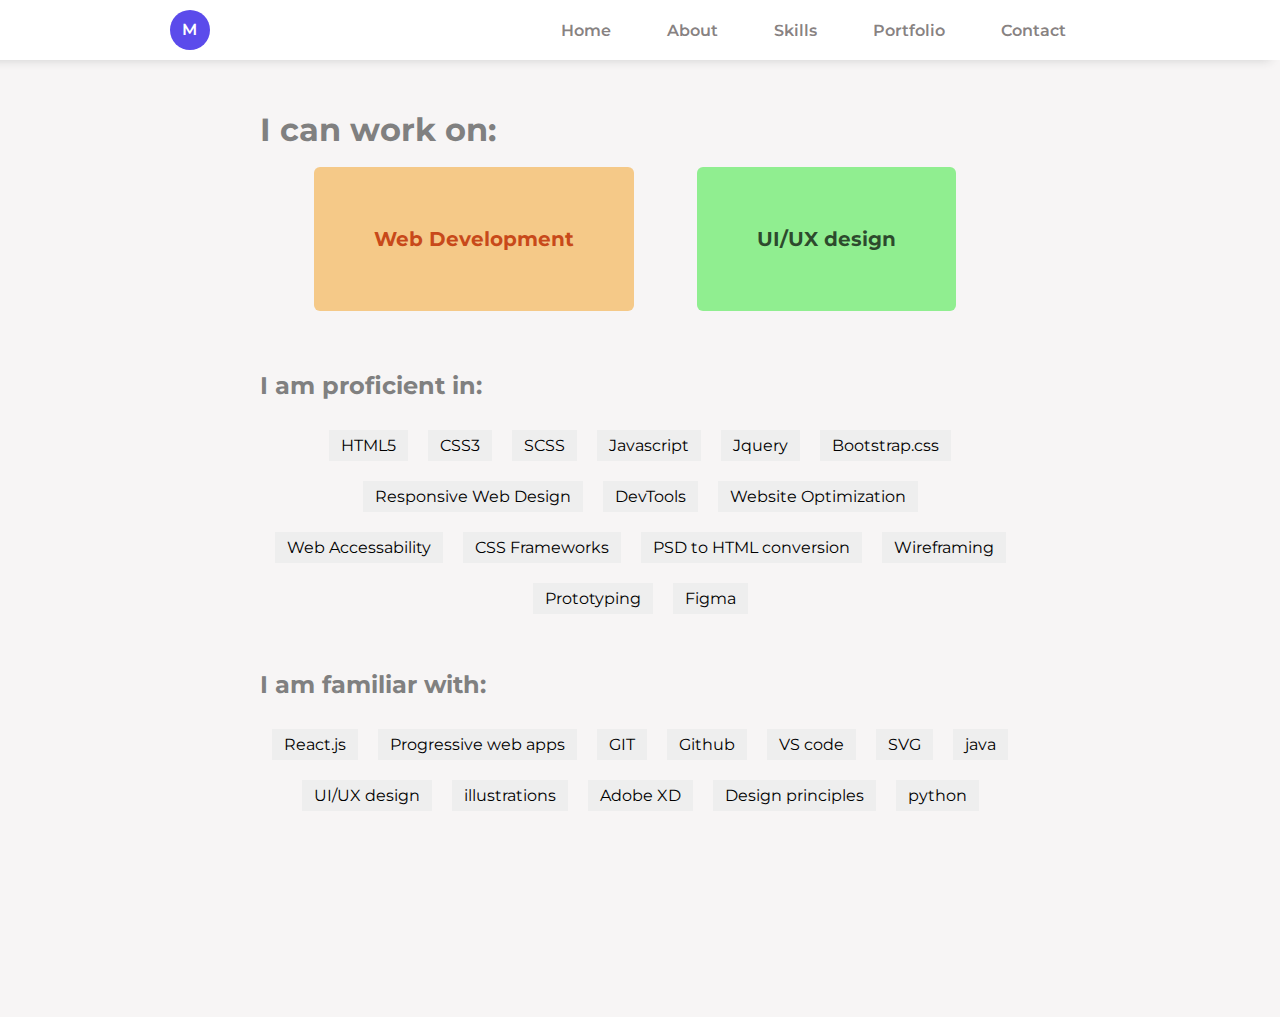
<file: skills.html>
<!DOCTYPE html>
<html lang="en">
  <head>
    <meta charset="UTF-8" />
    <meta name="viewport" content="width=device-width, initial-scale=1.0" />
    <meta http-equiv="X-UA-Compatible" content="ie=edge" />
    <title>skills</title>


     <link rel="shortcut icon" href="favicon.ico" />
    <meta name="theme-color" content="#000000" />
    <meta
      name="description"
      content="my portfolio portal created using react.js"
    />
    <link rel="apple-touch-icon" href="logo192.png" />
    <meta name="author" content="mahi" />

    <link rel="manifest" href="manifest.json" />


    <link
      rel="stylesheet"
      href="https://fonts.googleapis.com/css?family=Montserrat:300,400,500,700&display=swap"
    />
    <link
      rel="stylesheet"
      href="https://fonts.googleapis.com/icon?family=Material+Icons"
    />

    <link rel="stylesheet" href="global.css" />

    <link rel="stylesheet" href="nav.css" />
    <link rel="stylesheet" href="footer.css" />
    <link rel="stylesheet" href="skills.css">
  </head>
  <body>
   <nav>
      <ul>
        <li class="logo">M</li>
        <div class="nav-items">
          <li><a href="index.html">Home</a></li>
          <li><a href="about.html"> About</a></li>
          <li><a href="skills.html"> Skills</a></li>
          <li><a href="portfolio.html"> Portfolio</a></li>
          <li><a href="contact.html"> Contact</a></li>
        </div>
      </ul>
    </nav>

    <div class="skills_page">
      <h1> I can work on:</h1>
      <div class="web_mobile">
        <div class="web card scale-up"> Web Development</div>
        <div class="mobile card scale-up ">UI/UX design</div>
      </div>
      <h2>I am proficient in:</h2>
      <div class="tech slide-in-right">
        <p>HTML5</p>
        <p>CSS3</p>
        <p>SCSS</p>
        <p>Javascript</p>
    
        <p>Jquery</p>
        <p>Bootstrap.css</p>
        <p>Responsive Web Design</p>
        <p>DevTools</p>
        <p>Website Optimization</p>
        <p>Web Accessability</p>
       
        <p>CSS Frameworks</p>
        <p>PSD to HTML conversion</p>
        
      
        
        
        <p>Wireframing</p>
        <p>Prototyping</p>
       
        <p>Figma</p>
       
      </div>
      <h2>I am familiar with:</h2>
      <div class="tech slide-in-right mb-2rem">
       
        
        <p>React.js</p>
            <p>Progressive web apps</p>
            <p>GIT</p>
            <p>Github</p>
            <p>VS code</p>
            <p>SVG</p>
            <p>java</p>
            <p>UI/UX design</p>
            <p>illustrations</p>
            <p>Adobe XD</p>
            <p>Design principles</p>
            <p>python</p>
     
      </div>
    </div>

    <footer>
      <div class="foot_nav">
         <a href="index.html" tabIndex="0">
           <div class="foot_nav_item">
         
            <i class="material-icons">museum</i>
        
          <span>Home</span>
        </div>  </a>
        
         <a href="about.html" tabIndex="0">
        <div class="foot_nav_item">
         
            <i class="material-icons">perm_identity</i>
          
          <span>about</span>
        </div>
           </a>
        <a href="skills.html" tabIndex="0">
        <div class="foot_nav_item">
          
            <i class="material-icons">keyboard</i>
          
          <span>skills</span>
        </div>
          </a>
        
         <a href="portfolio.html" tabIndex="0">
        <div class="foot_nav_item">
         
            <i class="material-icons">apps</i>
         
          <span>portfolio</span>
        </div>
         </a>
      </div>
    </footer>

  </body>
</html>
</file>
<file: global.css>
*, *:after, *:before {
  -moz-box-sizing: border-box;
  box-sizing: border-box;
  -webkit-font-smoothing: antialiased;
  text-rendering: optimizeLegibility;
  padding: 0;
  margin: 0;
}

body {
  font-family: "Montserrat", -apple-system, BlinkMacSystemFont, "Segoe UI",
    "Roboto", "Oxygen", "Ubuntu", "Cantarell", "Fira Sans", "Droid Sans",
    "Helvetica Neue", sans-serif;
  -webkit-font-smoothing: antialiased;
  text-rendering: optimizeLegibility;
  -moz-osx-font-smoothing: grayscale;
  background: #f7f5f5;
  /* font-display: swap; */
}

a {
  color: inherit;
  text-decoration: none;
}
/* 
::-webkit-scrollbar-track
{
    background-color: rgb(231, 231, 231);
}

::-webkit-scrollbar
{
    width: 6px;
    background-color: #F5F5F5;
}

::-webkit-scrollbar-thumb
{
    background-color: #b1afaf;
    border-radius: 10px;
} */


/* animations */

.slide-in-right {
  -webkit-animation: slide-in-right 0.5s cubic-bezier(0.25, 0.46, 0.45, 0.94)
    both;
  animation: slide-in-right 0.5s cubic-bezier(0.25, 0.46, 0.45, 0.94) both;
}

@keyframes slide-in-right {
  0% {
    transform: translateX(200px);
    opacity: 0;
  }
  100% {
    transform: translateX(0);
    opacity: 1;
  }
}

.scale-in{
  animation: scale-in .7s linear;
}

@keyframes scale-in {
  0% {
    opacity: 0;
    transform: translateY(15px);
  }
  100% {
    opacity: 1;
    transform: translateY(0px);
  }
}
</file>
<file: nav.css>
nav ul {
    background: #fff;
    height: 60px;
    display: flex;
    list-style-type: none;
    flex-flow: row wrap;
    justify-content: space-around;
    margin: auto;
    align-items: center;
    font-weight: 600;
}
nav{
  box-shadow: -10px 0px 10px rgb(206, 206, 206);
}
.nav-items {
    display: flex;
        color: #4a4242ab;
    justify-content: space-around;
}
.nav-items > li {
    margin-right: 2rem;
    cursor: pointer;
    padding: 6px 12px;
    will-change: color,background-color;
    transition: color .2s ease-out,background-color .2s ease-in-out;
}
.nav-items > li:hover{
  background-color: lightblue;
  color: blue;
  border-radius: 2px;
}
.logo {
    background: rgb(91, 75, 235);
    width: 40px;
    color: white;
    height: 40px;
    line-height: 40px;
    text-align: center;
    border-radius: 50%;
}

@media (max-width: 768px) {

    nav {
        display: none;
    }
}
</file>
<file: footer.css>
footer {
  position: fixed;
  
  width: 100%;
  bottom: 0;
  left: 0;
  background: #f8f8ff;
  box-shadow: 0px -3px 28px -8px #37373757;
}
.foot_nav {
  display: flex;
  justify-content: space-around;
  padding: 10px;
}
.foot_nav > * {
  cursor: pointer;
  transition: all .3s ease;
  padding: 7px 14px;
}
.foot_nav > *:hover {
  background: rgba(0, 0, 155, 0.32);
}
.foot_nav > *:active {
  background: rgba(0, 0, 0, 0.192);
  border-radius: 5px;
}
.foot_nav_item {
  display: flex;
  flex-direction: column;
  justify-content: center;
  align-items: center;
}
.foot_nav_item span {
  font-size: 12px;
}
@media (min-width:769px) {
  footer {
      display: none;
  }
}
</file>
<file: about.css>
.about_page{
  overflow-x: hidden;
}
.about_page h1 {
  color: rgb(146, 140, 140);
  font-size: 2rem;
}
.about_page h3 {
  color: rgb(105, 101, 101);
  margin: 16px 0;
}
.about_page {
  padding: 1rem;
  max-width: 800px;
  margin: 0 auto;
  margin-top: 40px;
  margin-bottom: 160px;
}
.about_page p {
  line-height: 1.6;
  color: rgb(148, 151, 151);
  margin-top: 18px;
  font-size: 19px;
}
@media (max-width:768) {
  .about_page p {
      font-size: 16px;
  }
}
</file>
<file: portfolio.css>
.portfolio_page{
  padding: 10px;
  max-width: 900px;
  margin: 0 auto;
  margin-top: 40px;
  margin-bottom: 160px;
}
.portfolio_page h1{
  color: rgb(117, 111, 111);
  margin-bottom: 14px;
}
.portfolio_page p{
  color: rgb(126, 123, 123);
  line-height: 1.6;
  margin-bottom: 10px;
}

.work{
  margin: 50px 10px;
}
.work_in{
  margin-top: 100px;
}
.work_in h3{
  color: gray;
  margin: 10px;
  position: relative;
}
.work_in h3::before{
  content: '*';
    position: absolute;
    color: rgb(117, 95, 242);
    font-size: 35px;
    top: -3px;
    left: -24px;
}

.shot_link{
  color: blue;
  text-decoration: underline;
}

.top{
  position: fixed;
    right: 8px;
    background: rgba(255, 255, 255, 1);
    width: 40px;
    height: 40px;
    border-radius: 50%;
    bottom: 15vh;
    font-size: 30px;
    text-align: center;
     cursor: pointer;
    box-shadow: 0px 6px 8px -4px #9a9898;
}
.top span{
  font-size: 10px;
}
.dribbble{
  text-decoration: underline;
  color: hotpink;
}
</file>
<file: skills.css>
.skills_page {
  /* animation: slide-in-right 0.3s cubic-bezier(0.25, 0.46, 0.45, 0.94) both; */
  margin: 30px 20px 10px;
  overflow-x: hidden;
}
.skills_page h1,
h2 {
  color: #808080;
}
.skills_page h2 {
  margin-top: 46px;
}
.web_mobile {
  display: flex;
  justify-content: space-evenly;
  align-items: stretch;
  margin-top: 18px;
  flex-wrap: wrap;
}
.card {
  background: #eee;
  border-radius: 6px;
  display: flex;
  justify-content: center;
  align-items: center;
  padding: 60px;
  font-size: 20px;
  font-weight: bold;
  color: rgba(0, 0, 0, 0.7);
  margin-right: 10px;
  margin-bottom: 14px;
}
@media (max-width: 460px) {
  .card {
      padding: 30px;
  }
}
@media (min-width: 641px) {
  .skills_page {
      max-width: 800px;
      margin: 0 auto;
      padding: 50px 20px 20px;
  }
  .tech {
      justify-content: flex-start;
  }
}

.web {
  background: rgba(243, 182, 89, 0.699);
  color: rgb(200, 73, 26);
}
.mobile {
  background: rgba(0, 255, 0, 0.2);
  background: lightgreen;
}

.tech {
  margin-top: 20px;
  margin-bottom: 10px;
  display: flex;
  flex-wrap: wrap;
  justify-content: center;
  align-items: center;
}
.tech p {
  padding: 6px 12px;
  background: #eee;
  margin: 10px;
}
.mb-2rem{
  margin-bottom: 11rem;
}
</file>
